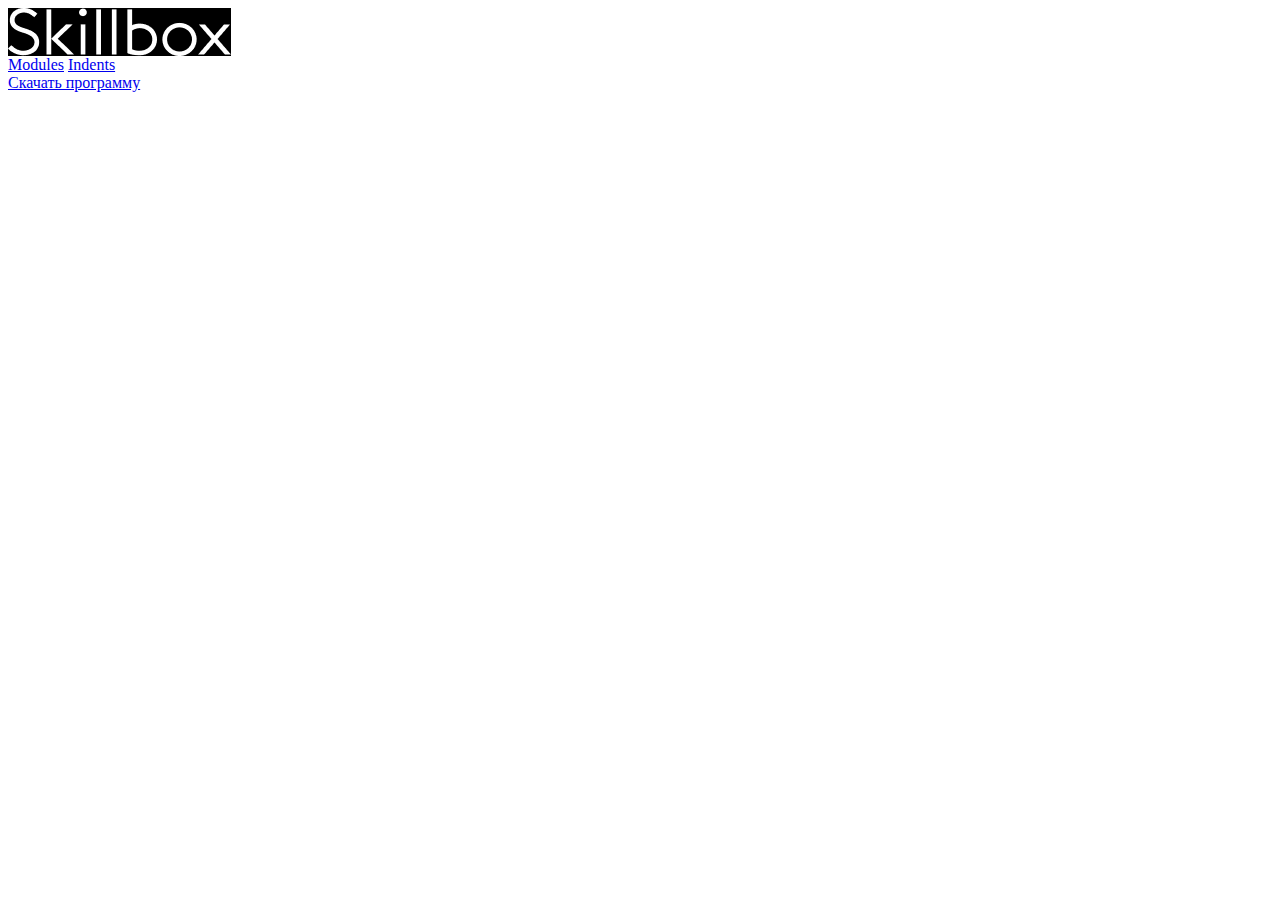
<file: 2_19/index.html>
<!DOCTYPE html>
<html lang="RU">

<head>
  <meta charset="UTF-8">
  <link rel="stylesheet" href="style.css">
  <title>Main</title>
</head>

<body>
  <a class="logo-overlay" href="https://skillbox.ru" target="_blank">
    <img class="logo" src="img/logo-light.png">
  </a>
  <div>
    <a href="modules.html">Modules</a>
    <a href="article.html">Indents</a>
  </div>
    <a class="download" href="skillbox.docx" download>Скачать программу</a>
</body>

</html>
</file>
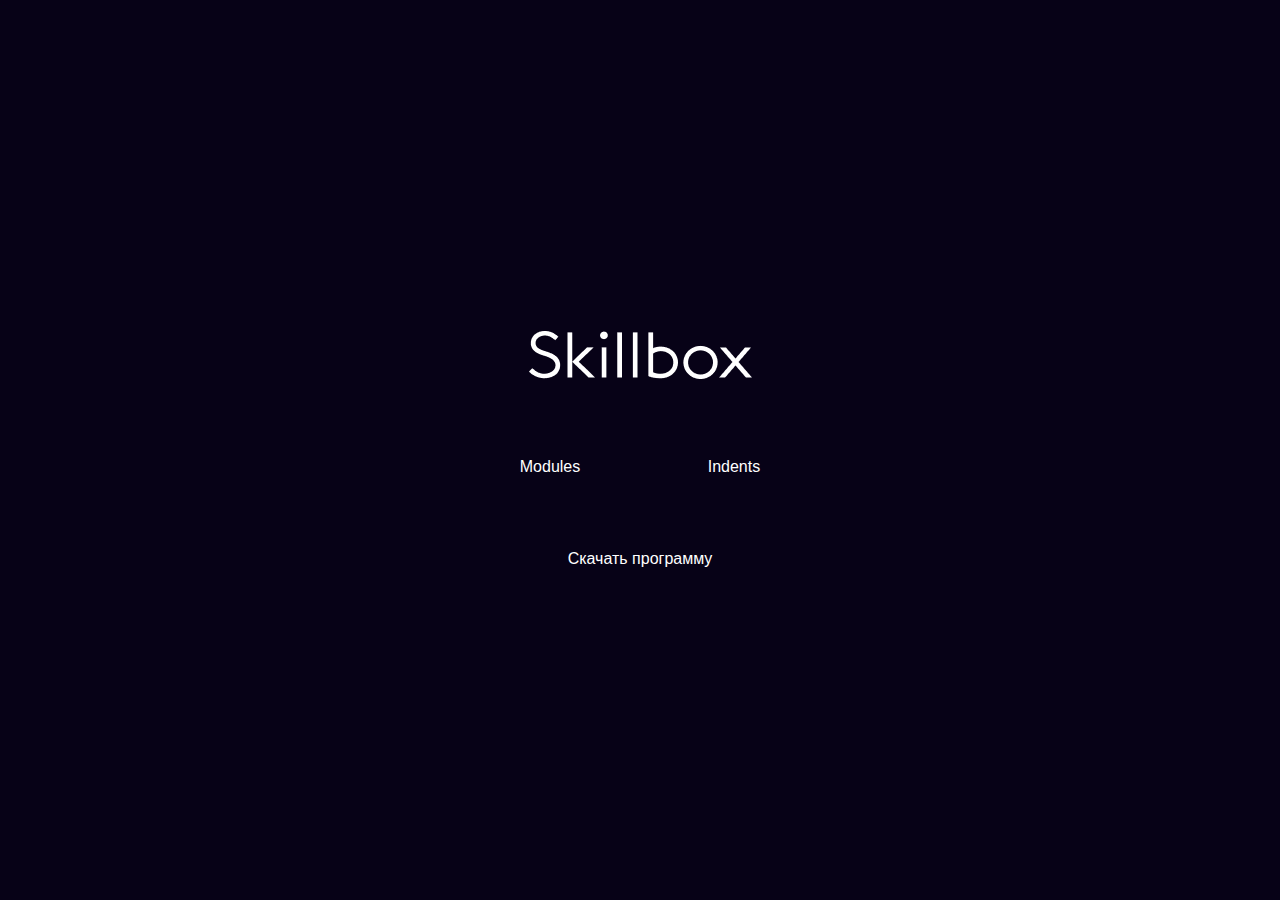
<file: 3_13/index.html>
<!DOCTYPE html>
<html lang="RU">

<head>
  <meta charset="UTF-8">
  <link rel="stylesheet" href="css/normalize.css">
  <link rel="stylesheet" href="css/style.css">
  <title>Main</title>
</head>

<body>
  <div class="main-content">
    <a class="logo-overlay" href="https://skillbox.ru" target="_blank">
      <img class="logo" src="img/logo-light.png">
    </a>
    <div class="content">
      <a class="link" href="modules.html">Modules</a>
      <a class="link" href="article.html">Indents</a>
    </div>
      <a class="download" href="skillbox.docx" download>Скачать программу</a>
  </div>
</body>

</html>
</file>
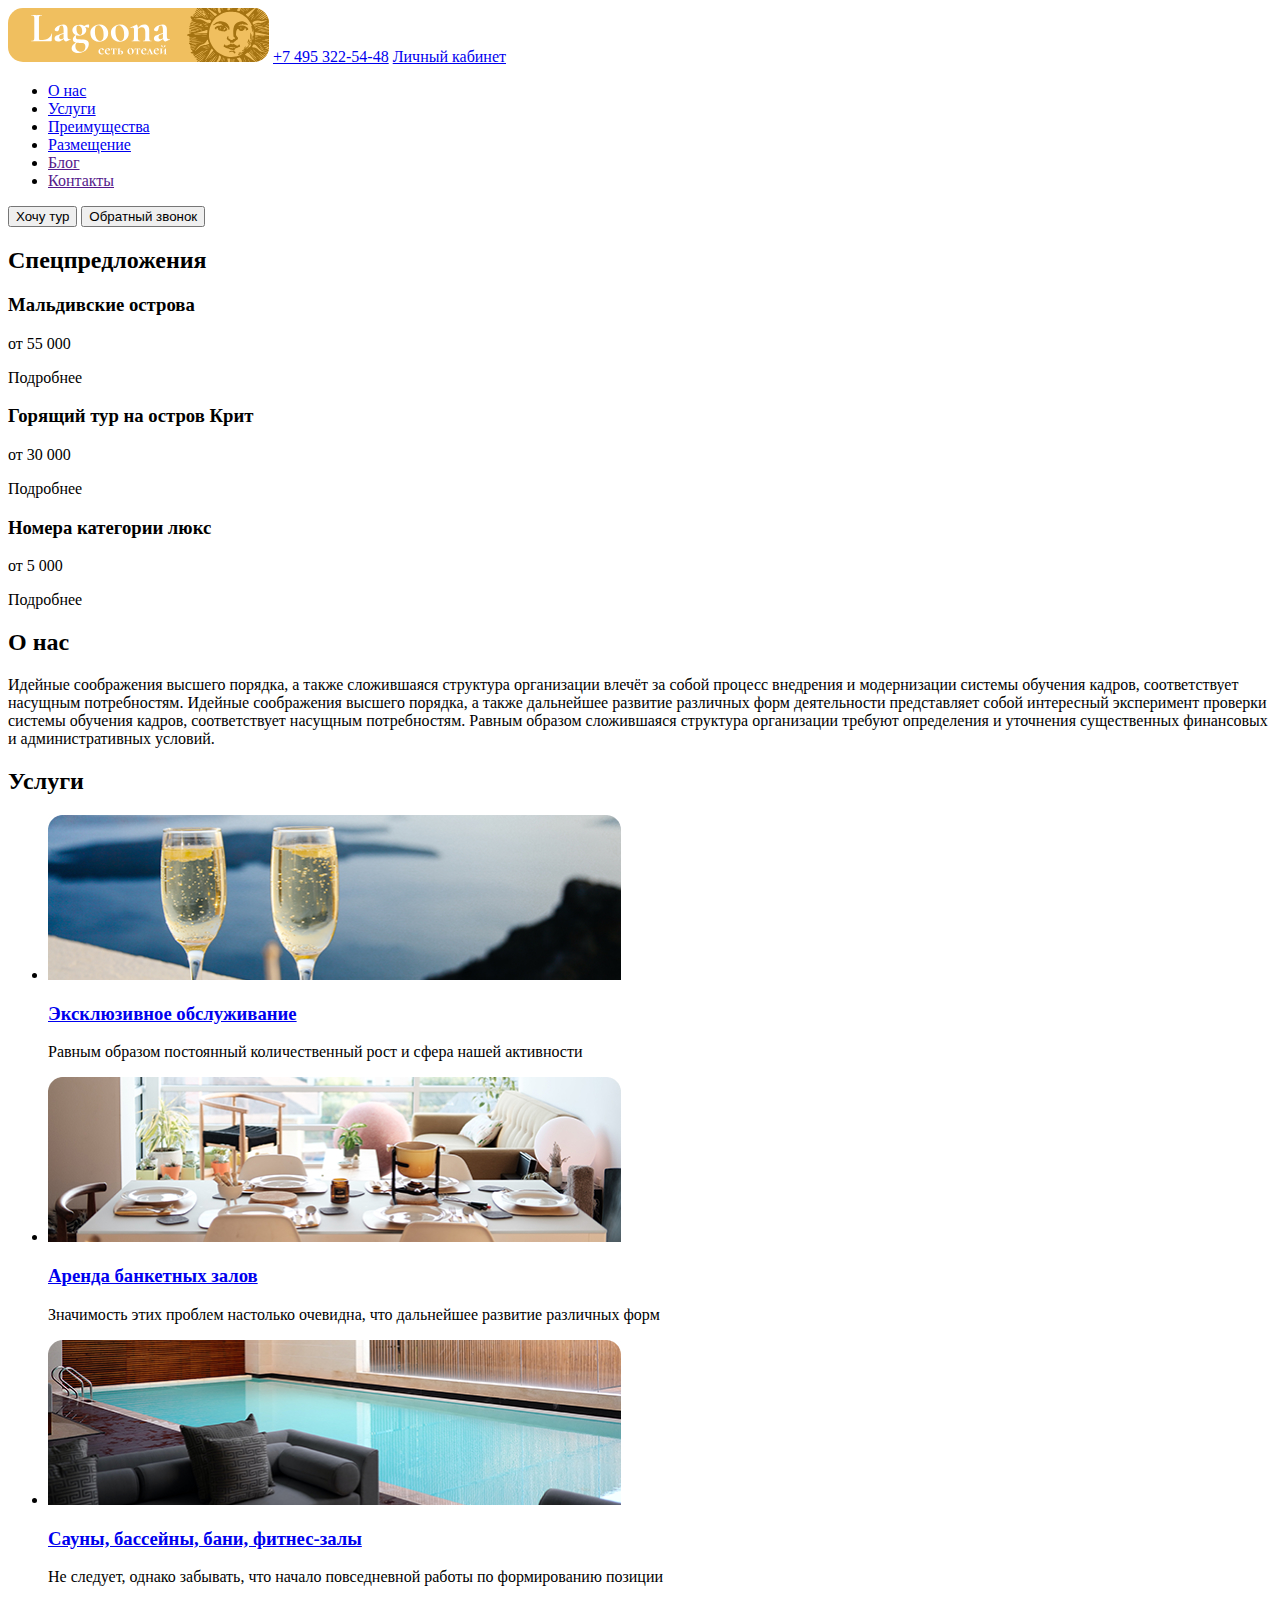
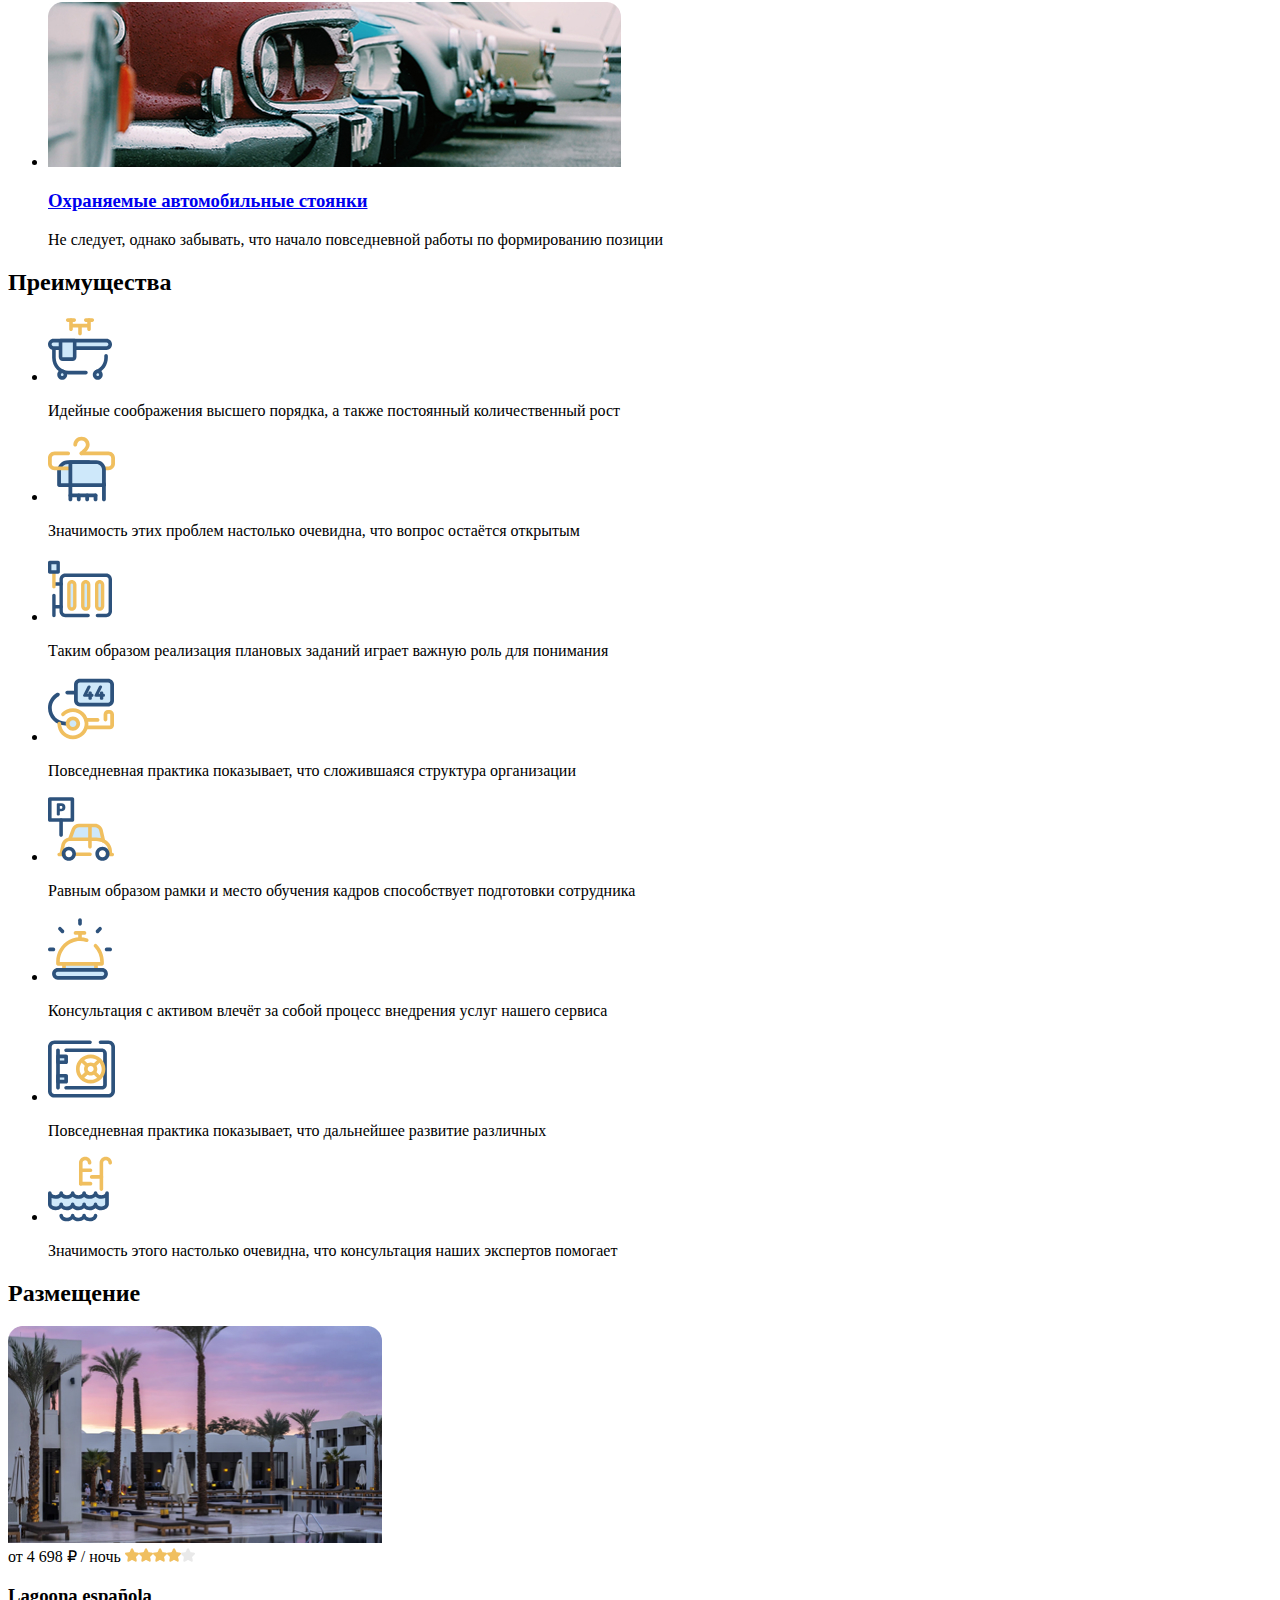
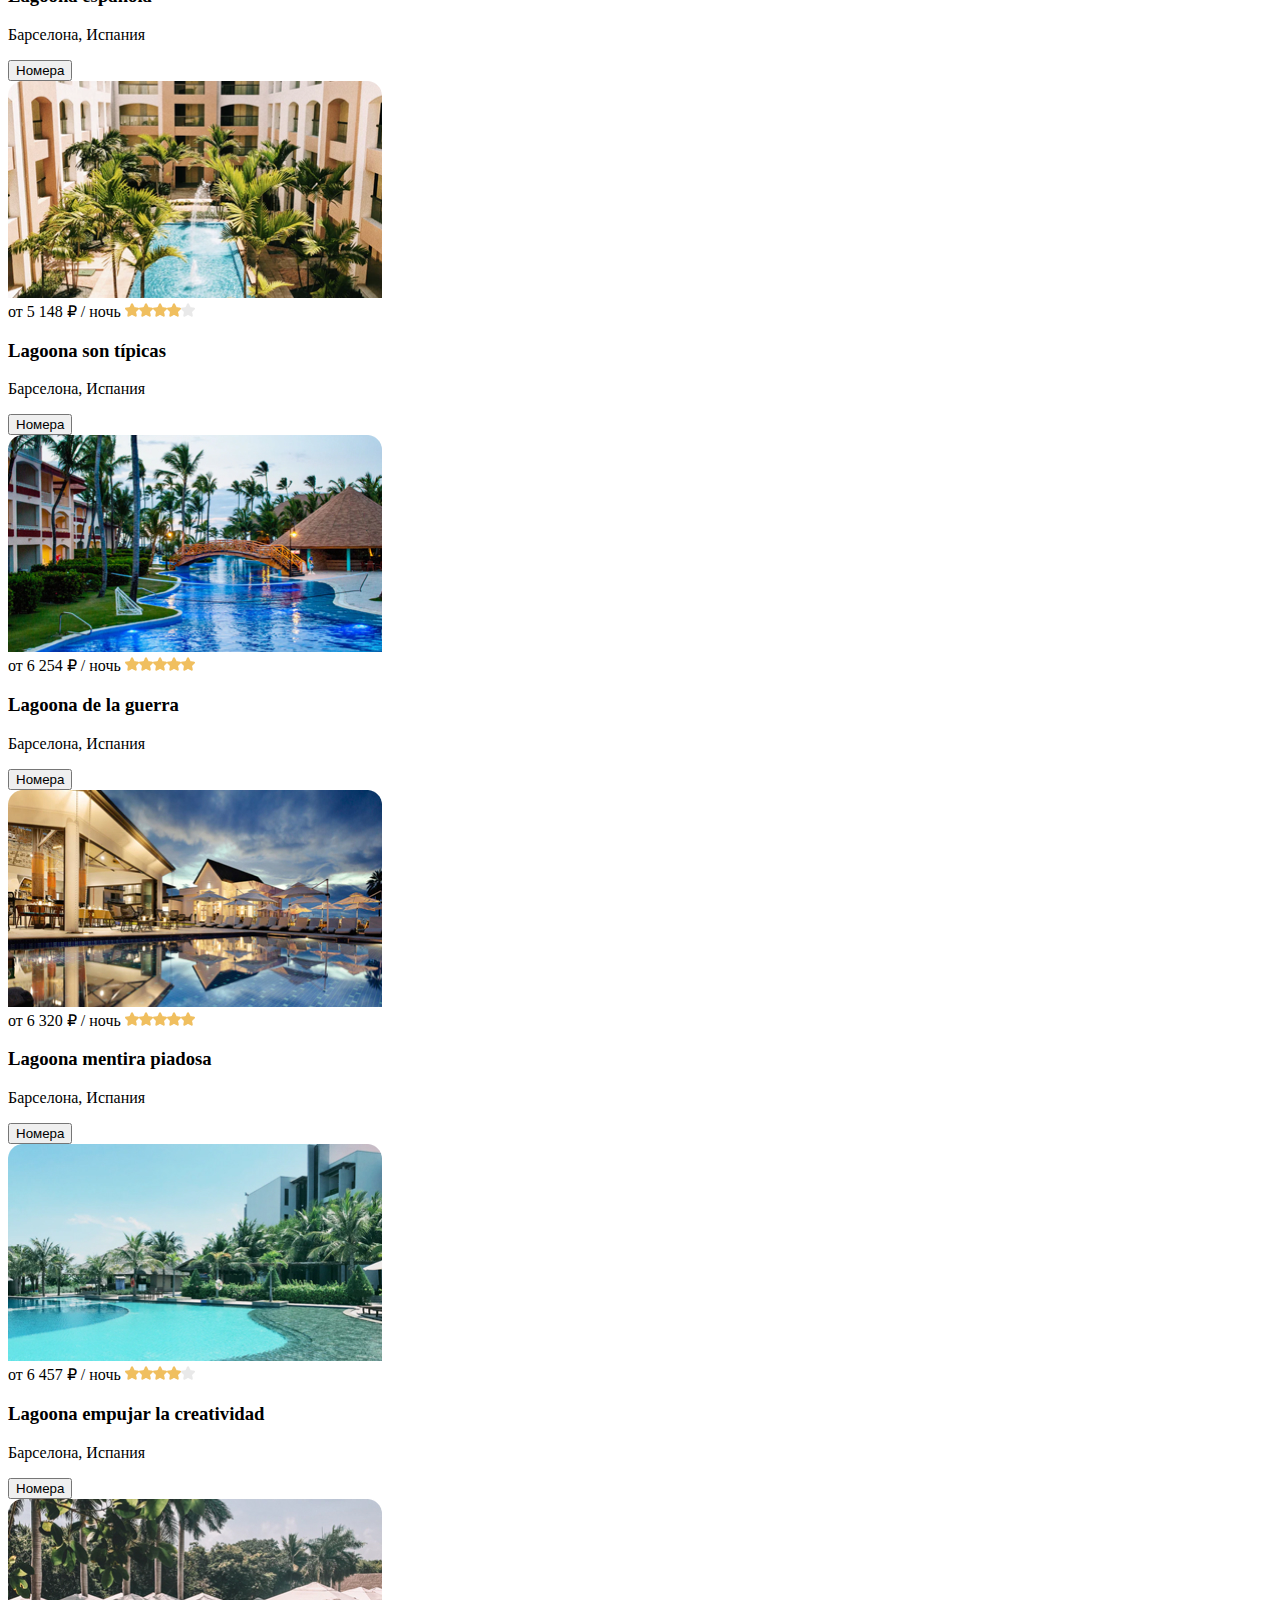
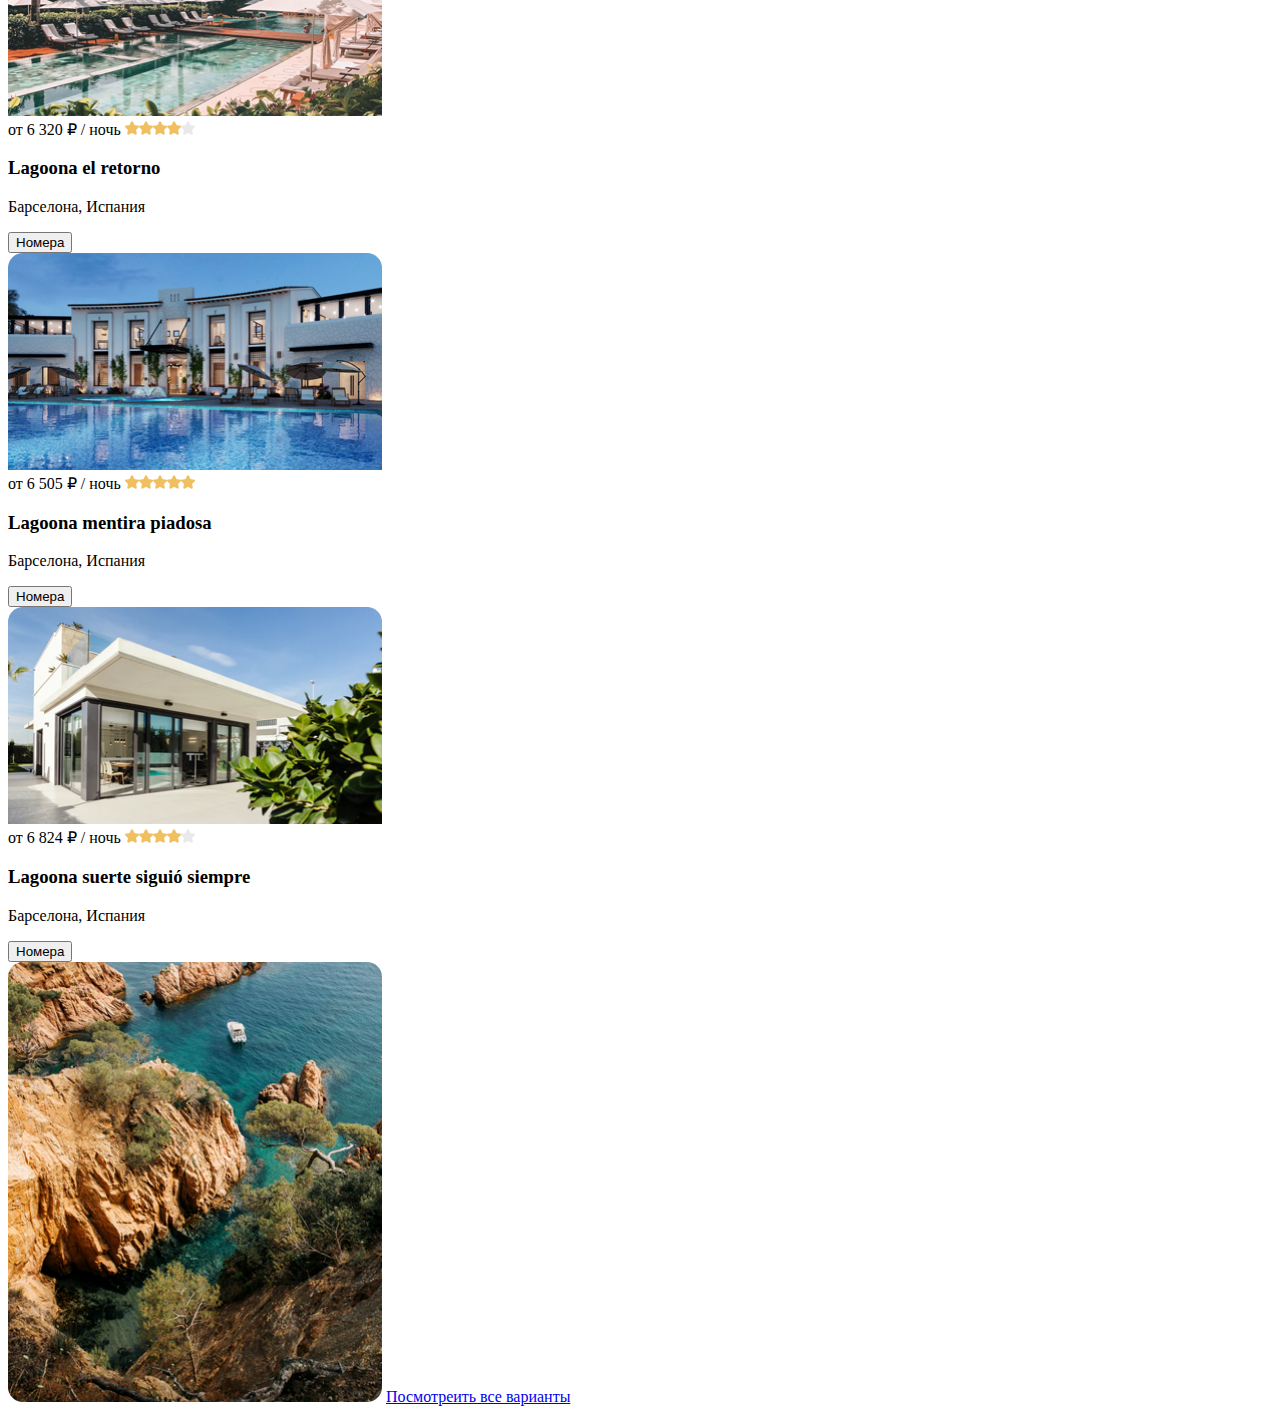
<file: hotels/index.html>
<!DOCTYPE html>
<html lang="en">
<head>
  <meta charset="UTF-8">
  <meta name="viewport" content="width=device-width, initial-scale=1.0">
  <title>Document</title>
</head>
<body>
  <header class="header">
    <div class="container">
      <div class="header-top">
        <img src="img/logo.svg" alt="Логотип сети отелей Lagoona" class="logo">
        <a href="tel:+74953225448" class="header-tel">+7 495 322-54-48</a>
        <a href="#" class="privat-link">Личный кабинет</a>
      </div>
      <div class="header-bottom">
        <nav class="menu">
          <ul>
            <li class="menu-item">
              <a href="#about" class="menu-link">О нас</a>
            </li>
            <li class="menu-item">
              <a href="#services" class="menu-link">Услуги</a>
            </li>
            <li class="menu-item">
              <a href="#opp" class="menu-link">Преимущества</a>
            </li>
            <li class="menu-item">
              <a href="#placement" class="menu-link">Размещение</a>
            </li>
            <li class="menu-item">
              <a href="" class="menu-link">Блог</a>
            </li>
            <li class="menu-item">
              <a href="" class="menu-link">Контакты</a>
            </li>
          </ul>
        </nav>
        <div class="buttons">
          <button class="btn header-btn">Хочу тур</button>
          <button class="btn header-btn">Обратный звонок</button>
        </div>
      </div>
    </div>
  </header>

  <main class="main">
    <section id="special" class="special">
      <div class="container">
        <h2 class="sub-title">Спецпредложения</h2>
        <div class="special-items">
          <div class="special-items-group">
            <article class="special-item">
              <h3 class="special-item-title">Мальдивские острова</h3>
              <p class="special-item-price">от 55 000</p>
              <span class="special-item-link">Подробнее</span>
            </article>
            <article class="special-item">
              <h3 class="special-item-title">Горящий тур на остров Крит</h3>
              <p class="special-item-price">от 30 000</p>
              <span class="special-item-link">Подробнее</span>
            </article>
          </div>
          <article class="special-item">
            <h3 class="special-item-title-big">Номера категории люкс</h3>
            <p class="special-item-price-big">от 5 000</p>
            <span class="special-item-link">Подробнее</span>
          </article>
        </div>
      </div>
    </section>
    <section id="about" class="about">
      <div class="container">
        <h2 class="sub-title">О нас</h2>
        <p class="about-txt">
          Идейные соображения высшего порядка, а также сложившаяся структура организации влечёт за собой процесс внедрения и модернизации системы обучения кадров, соответствует насущным потребностям. Идейные соображения высшего порядка, а также дальнейшее развитие различных форм деятельности представляет собой интересный эксперимент проверки системы обучения кадров, соответствует насущным потребностям. Равным образом сложившаяся структура организации требуют определения и уточнения существенных финансовых
          и административных условий.
        </p>
      </div>
    </section>
    <section id="services" class="services">
      <div class="container">
        <h2 class="sub-title">Услуги</h2>
        <ul class="services-items">
          <li class="services-item">
            <img src="img/serv-1.jpg" alt="Эксклюзивное обслуживание" class="services-img">
            <h3 class="services-title">
              <a href="#" class="services-link">Эксклюзивное обслуживание</a>
            </h3>
            <p class="services-txt">
              Равным образом постоянный количественный рост и сфера нашей активности
            </p>
          </li>
          <li class="services-item">
            <img src="img/serv-2.jpg" alt="Аренда банкетных залов" class="services-img">
             <h3 class="services-title">
               <a href="#" class="services-link">Аренда банкетных залов</a>
             </h3>
            <p class="services-txt">
              Значимость этих проблем настолько очевидна, что дальнейшее развитие различных форм
            </p>
          </li>
          <li class="services-item">
            <img src="img/serv-3.jpg" alt="Сауны, бассейны, бани, фитнес-залы" class="services-img">
            <h3 class="services-title">
              <a href="#" class="services-link">Сауны, бассейны, бани, фитнес-залы</a>
            </h3>
            <p class="services-txt">
              Не следует, однако забывать, что начало повседневной работы по формированию позиции
            </p>
          </li>
          <li class="services-item">
            <img src="img/serv-4.jpg" alt="Охраняемые автомобильные стоянки" class="services-img">
            <h3 class="services-title">
              <a href="#" class="services-link">Охраняемые автомобильные стоянки</a>
            </h3>
            <p class="services-txt">
              Не следует, однако забывать, что начало повседневной работы по формированию позиции
            </p>
          </li>
        </ul>
      </div>
    </section>
    <section id="opp" class="opp">
      <div class="container">
        <h2 class="sub-title">Преимущества</h2>
        <ul class="opp-list">
          <li class="opp-list-item">
            <svg width="64px" height="66px">
              <image xlink:href="img/opp-1.svg" />
            </svg>
            <p class="opp-txt">
              Идейные соображения высшего порядка, а также постоянный количественный рост
            </p>
          </li>
          <li class="opp-list-item">
            <svg width="67px" height="66px">
              <image xlink:href="img/opp-2.svg" />
            </svg>
            <p class="opp-txt">
              Значимость этих проблем настолько очевидна, что вопрос остаётся открытым
            </p>
          </li>
          <li class="opp-list-item">
            <svg width="64px" height="66px">
              <image xlink:href="img/opp-3.svg" />
            </svg>
            <p class="opp-txt">
              Таким образом реализация плановых заданий играет важную роль для понимания
            </p>
          </li>
          <li class="opp-list-item">
            <svg width="66px" height="66px">
              <image xlink:href="img/opp-4.svg" />
            </svg>
            <p class="opp-txt">
              Повседневная практика показывает, что сложившаяся структура организации
            </p>
          </li>
          <li class="opp-list-item">
            <svg width="66px" height="66px">
              <image xlink:href="img/opp-5.svg" />
            </svg>
            <p class="opp-txt">
              Равным образом рамки и место обучения кадров способствует подготовки сотрудника
            </p>
          </li>
          <li class="opp-list-item">
            <svg width="64px" height="66px">
              <image xlink:href="img/opp-6.svg" />
            </svg>
            <p class="opp-txt">
              Консультация с активом влечёт за собой процесс внедрения услуг нашего сервиса
            </p>
          </li>
          <li class="opp-list-item">
            <svg width="67px" height="66px">
              <image xlink:href="img/opp-7.svg" />
            </svg>
            <p class="opp-txt">
              Повседневная практика показывает, что дальнейшее развитие различных 
            </p>
          </li>
          <li class="opp-list-item">
            <svg width="64px" height="66px">
              <image xlink:href="img/opp-8.svg" />
            </svg>
            <p class="opp-txt">
              Значимость этого настолько очевидна, что консультация наших экспертов помогает
            </p>
          </li>
        </ul>
      </div>
    </section>
    <section id="placement" class="placement">
      <div class="container">
        <h2 class="sub-title">Размещение</h2>
        <li class="placement-item pl-1">
          <img src="img/pl-1.jpg" alt="Lagoona española" class="placement-img">
          <div class="placement-top">
            <span class="placement-price">от 4 698 ₽ / ночь</span>
            <span class="placement-rating"><img src="img/star-full.png" alt="Rating 4 stars" class="rating-star"><img src="img/star-full.png" alt="" class="rating-star"><img src="img/star-full.png" alt="" class="rating-star"><img src="img/star-full.png" alt="" class="rating-star"><img src="img/star-empty.png" alt="" class="rating-star"></span>
          </div>
          <h3 class="palcement-name">Lagoona española</h3>
          <p class="placement-place">Барселона, Испания</p>
          <button class="btn placement-btn">Номера</button>
        </li>
        <li class="placement-item pl-2">
          <img src="img/pl-2.png" alt="Lagoona son típicas" class="placement-img">
          <div class="placement-top">
            <span class="placement-price">от 5 148 ₽ / ночь</span>
            <span class="placement-rating"><img src="img/star-full.png" alt="Rating 4 stars" class="rating-star"><img src="img/star-full.png" alt="" class="rating-star"><img src="img/star-full.png" alt="" class="rating-star"><img src="img/star-full.png" alt="" class="rating-star"><img src="img/star-empty.png" alt="" class="rating-star"></span>
          </div>
          <h3 class="palcement-name">Lagoona son típicas</h3>
          <p class="placement-place">Барселона, Испания</p>
          <button class="btn placement-btn">Номера</button>
        </li>
        <li class="placement-item pl-3">
          <img src="img/pl-3.jpg" alt="Lagoona de la guerra" class="placement-img">
          <div class="placement-top">
            <span class="placement-price">от 6 254 ₽ / ночь</span>
            <span class="placement-rating"><img src="img/star-full.png" alt="Rating 5 stars" class="rating-star"><img src="img/star-full.png" alt="" class="rating-star"><img src="img/star-full.png" alt="" class="rating-star"><img src="img/star-full.png" alt="" class="rating-star"><img src="img/star-full.png" alt="" class="rating-star"></span>
          </div>
          <h3 class="palcement-name">Lagoona de la guerra</h3>
          <p class="placement-place">Барселона, Испания</p>
          <button class="btn placement-btn">Номера</button>
        </li>
        <li class="placement-item pl-4">
          <img src="img/pl-4.jpg" alt="Lagoona mentira piadosa" class="placement-img">
          <div class="placement-top">
            <span class="placement-price">от 6 320 ₽ / ночь</span>
            <span class="placement-rating"><img src="img/star-full.png" alt="Rating 5 stars" class="rating-star"><img src="img/star-full.png" alt="" class="rating-star"><img src="img/star-full.png" alt="" class="rating-star"><img src="img/star-full.png" alt="" class="rating-star"><img src="img/star-full.png" alt="" class="rating-star"></span>
          </div>
          <h3 class="palcement-name">Lagoona mentira piadosa</h3>
          <p class="placement-place">Барселона, Испания</p>
          <button class="btn placement-btn">Номера</button>
        </li>
        <li class="placement-item pl-5">
          <img src="img/pl-5.jpg" alt="Lagoona empujar la creatividad" class="placement-img">
          <div class="placement-top">
            <span class="placement-price">от 6 457 ₽ / ночь</span>
            <span class="placement-rating"><img src="img/star-full.png" alt="Rating 4 stars" class="rating-star"><img src="img/star-full.png" alt="" class="rating-star"><img src="img/star-full.png" alt="" class="rating-star"><img src="img/star-full.png" alt="" class="rating-star"><img src="img/star-empty.png" alt="" class="rating-star"></span>
          </div>
          <h3 class="palcement-name">Lagoona empujar la creatividad</h3>
          <p class="placement-place">Барселона, Испания</p>
          <button class="btn placement-btn">Номера</button>
        </li>
        <li class="placement-item pl-6">
          <img src="img/pl-6.jpg" alt="Lagoona el retorno" class="placement-img">
          <div class="placement-top">
            <span class="placement-price">от 6 320 ₽ / ночь</span>
            <span class="placement-rating"><img src="img/star-full.png" alt="Rating 4 stars" class="rating-star"><img src="img/star-full.png" alt="" class="rating-star"><img src="img/star-full.png" alt="" class="rating-star"><img src="img/star-full.png" alt="" class="rating-star"><img src="img/star-empty.png" alt="" class="rating-star"></span>
          </div>
          <h3 class="palcement-name">Lagoona el retorno</h3>
          <p class="placement-place">Барселона, Испания</p>
          <button class="btn placement-btn">Номера</button>
        </li>
        <li class="placement-item pl-7">
          <img src="img/pl-7.jpg" alt="Lagoona mentira piadosa" class="placement-img">
          <div class="placement-top">
            <span class="placement-price">от 6 505 ₽ / ночь</span>
            <span class="placement-rating"><img src="img/star-full.png" alt="Rating 5 stars" class="rating-star"><img src="img/star-full.png" alt="" class="rating-star"><img src="img/star-full.png" alt="" class="rating-star"><img src="img/star-full.png" alt="" class="rating-star"><img src="img/star-full.png" alt="" class="rating-star"></span>
          </div>
          <h3 class="palcement-name">Lagoona mentira piadosa</h3>
          <p class="placement-place">Барселона, Испания</p>
          <button class="btn placement-btn">Номера</button>
        </li>
        <li class="placement-item pl-8">
          <img src="img/pl-8.jpg" alt="Lagoona suerte siguió siempre" class="placement-img">
          <div class="placement-top">
            <span class="placement-price">от 6 824 ₽ / ночь</span>
            <span class="placement-rating"><img src="img/star-full.png" alt="Rating 4 stars" class="rating-star"><img src="img/star-full.png" alt="" class="rating-star"><img src="img/star-full.png" alt="" class="rating-star"><img src="img/star-full.png" alt="" class="rating-star"><img src="img/star-empty.png" alt="" class="rating-star"></span>
          </div>
          <h3 class="palcement-name">Lagoona suerte siguió siempre</h3>
          <p class="placement-place">Барселона, Испания</p>
          <button class="btn placement-btn">Номера</button>
        </li>
        <li class="placement-item placement-last-item">
          <img src="img/pl-9.jpg" alt="Посмотреить все варианты" class="placement-img">
          <a href="#" class="placement-link">Посмотреить все варианты</a>
        </li>
      </div>
    </section>
    <!--<section id="" class="">
      <h2 class="sub-title"></h2>
    </section>
    <section id="" class="">
      <h2 class="sub-title"></h2>
    </section>-->
  </main>
</body>
</html>
</file>
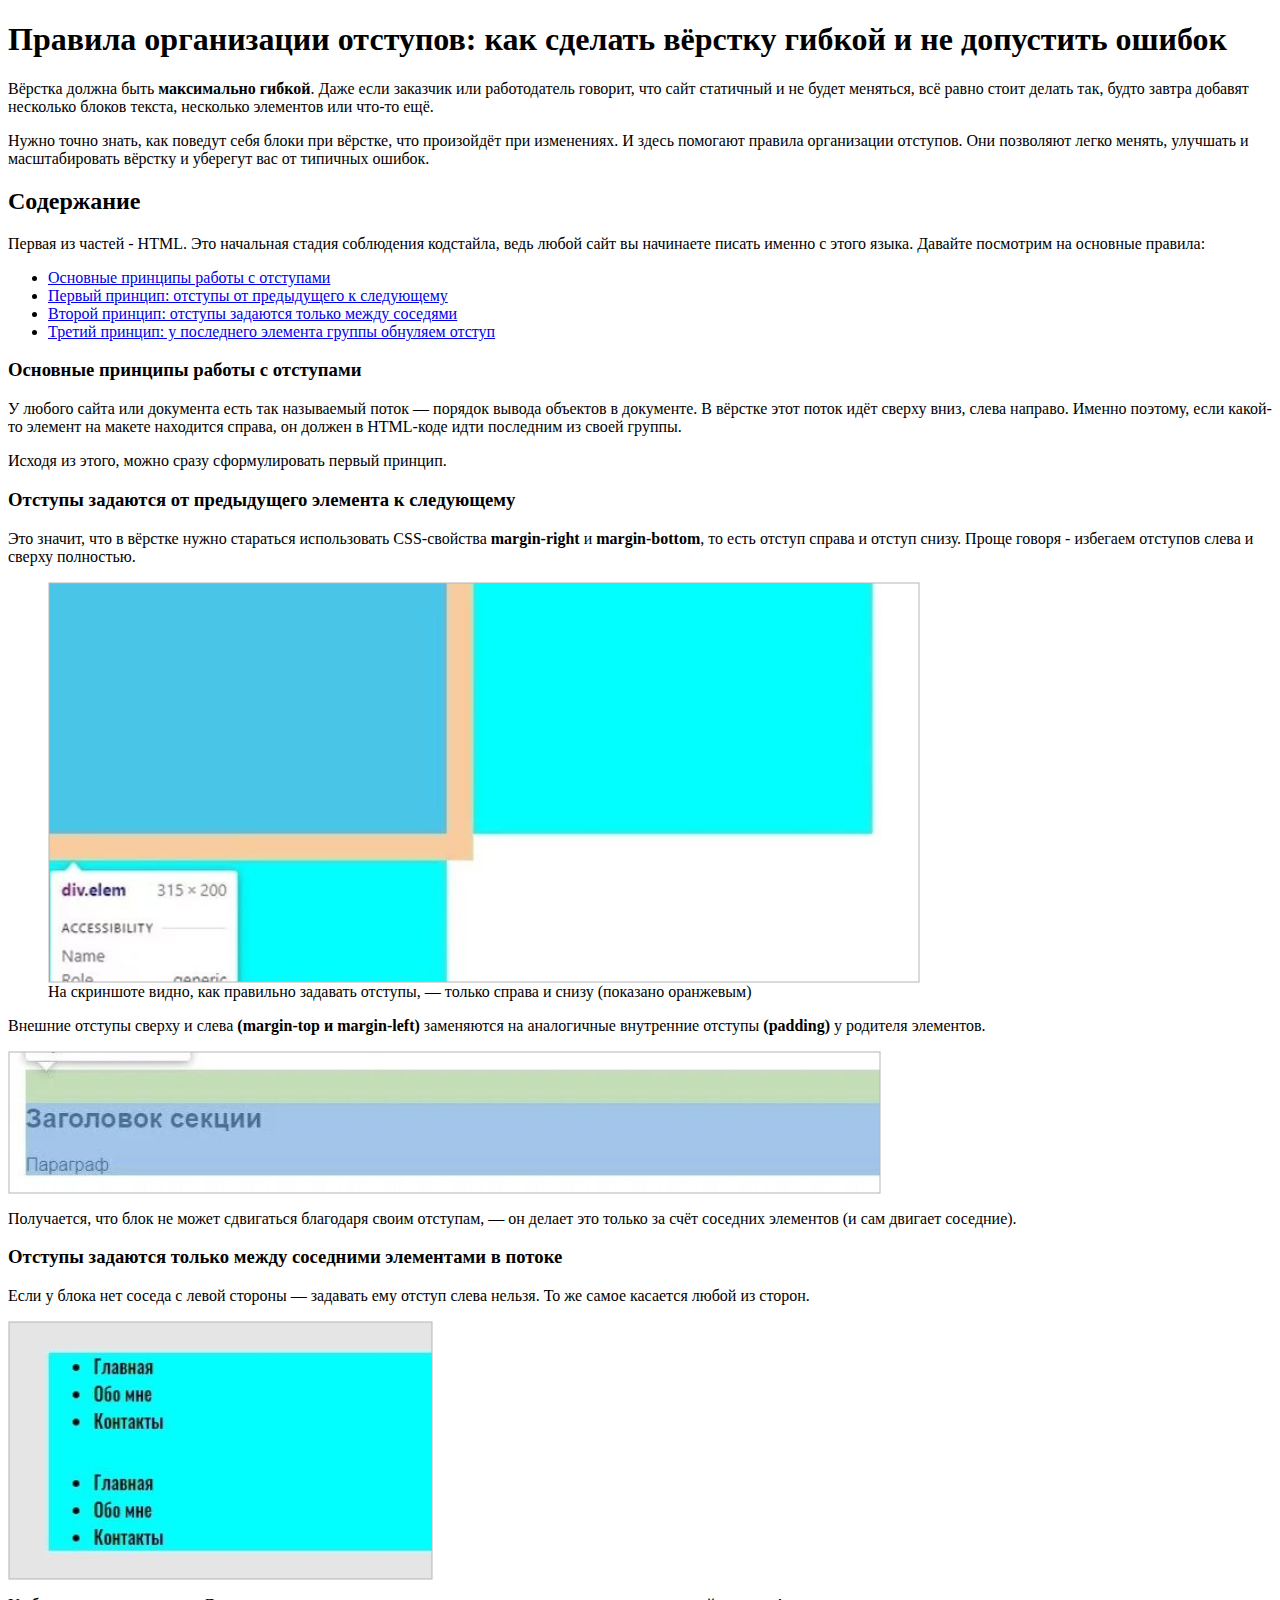
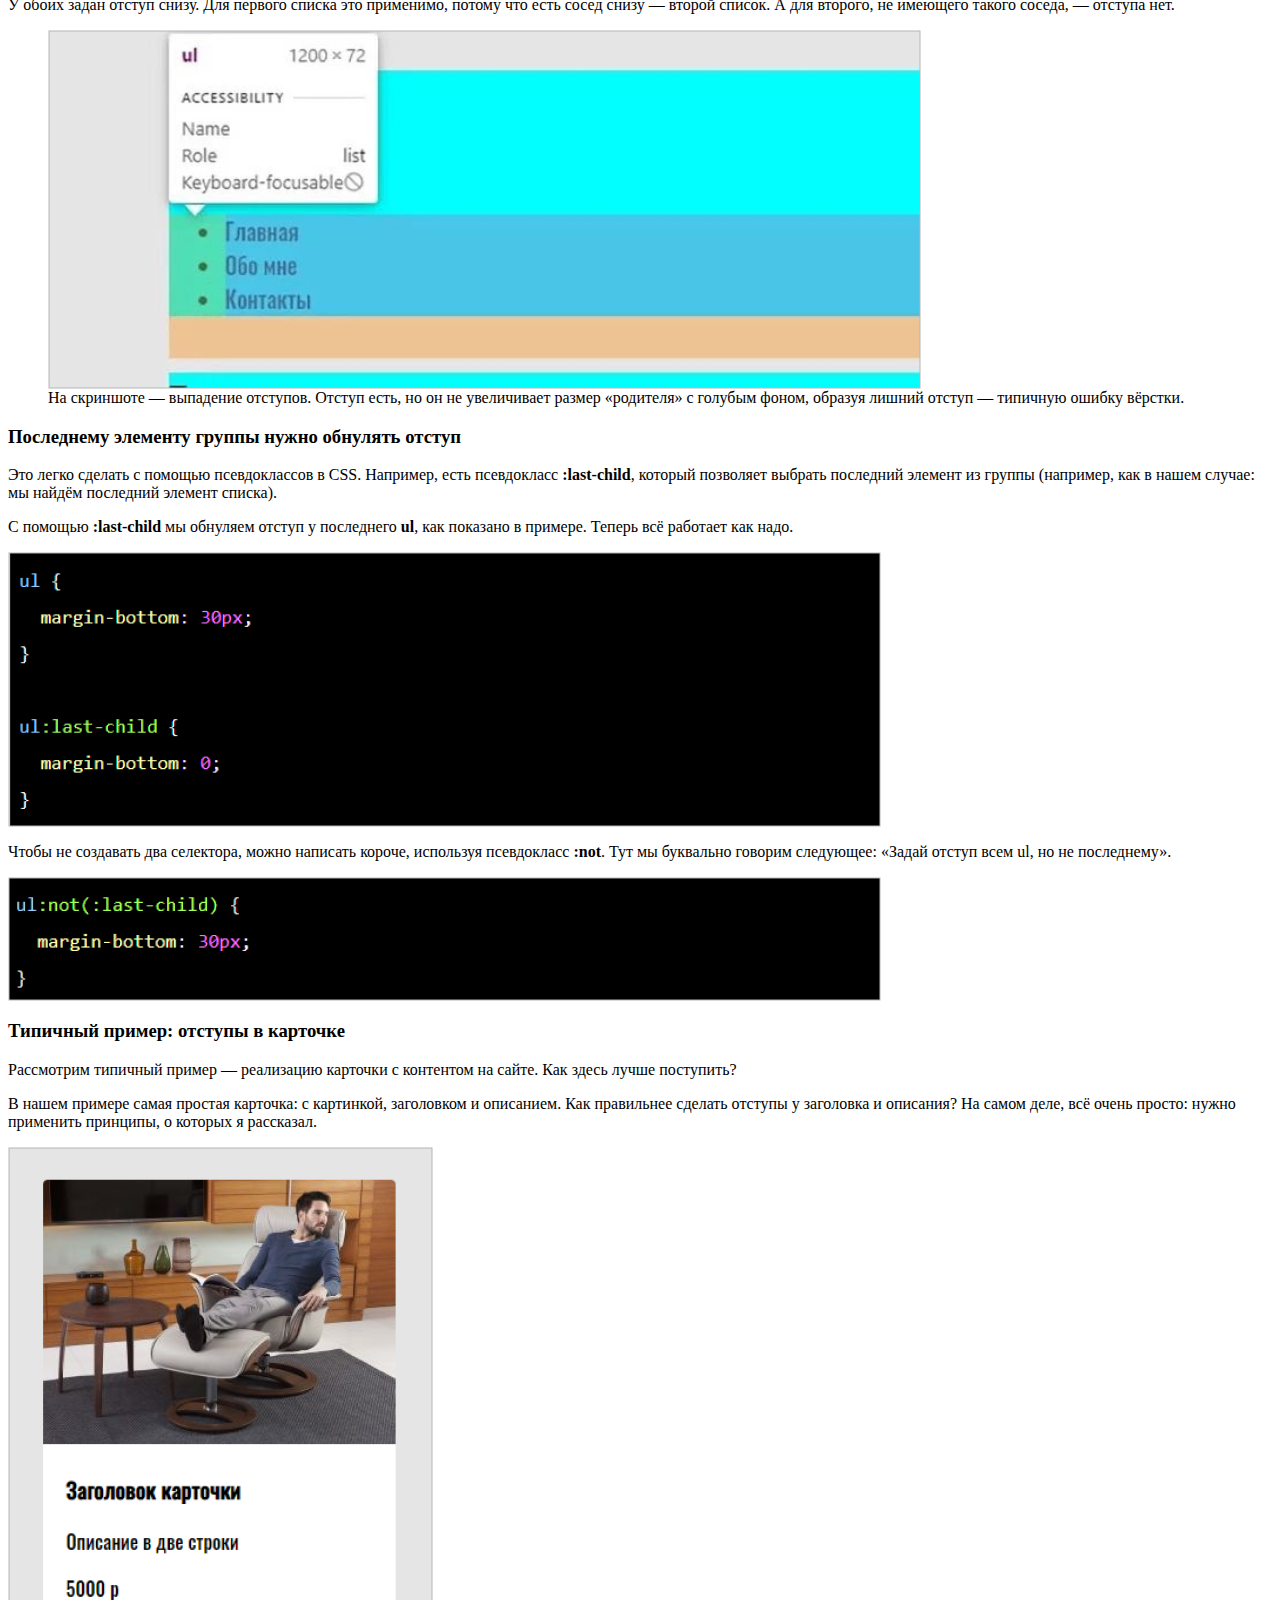
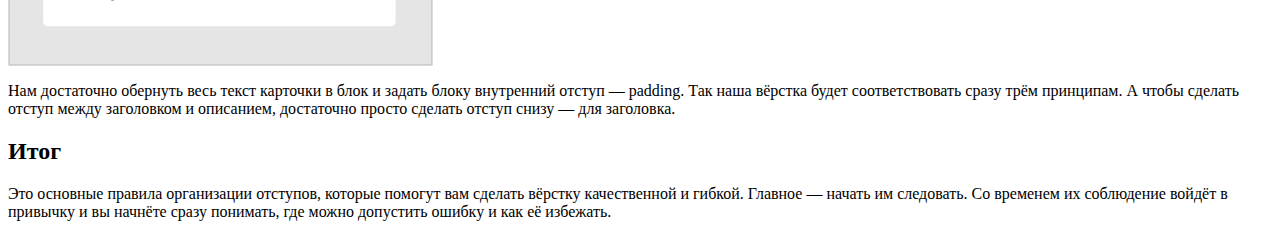
<file: 2_19/article.html>
<!DOCTYPE html>
<html lang="RU">

<head>
  <meta charset="UTF-8">
  <link rel="stylesheet" href="style.css">
  <title>Main</title>
</head>

<body>
  <header>
    <h1>Правила организации отступов: как сделать вёрстку гибкой и не допустить ошибок</h1>
    <p>
      Вёрстка должна быть <b>максимально гибкой</b>. Даже если заказчик или работодатель говорит, что сайт статичный и
      не будет меняться, всё равно стоит делать так, будто завтра добавят несколько блоков текста, несколько элементов
      или что-то ещё.
    </p>
    <p>
      Нужно точно знать, как поведут себя блоки при вёрстке, что произойдёт при изменениях. И здесь помогают правила
      организации отступов. Они позволяют легко менять, улучшать и масштабировать вёрстку и уберегут вас от типичных
      ошибок.
    </p>
    <h2>Содержание</h2>
    <p>
      Первая из частей - HTML. Это начальная стадия соблюдения кодстайла, ведь любой сайт вы начинаете писать именно с
      этого языка. Давайте посмотрим на основные правила:
    </p>
    <ul>
      <li><a href="#0">Основные принципы работы с отступами</a></li>
      <li><a href="#1">Первый принцип: отступы от предыдущего к следующему</a></li>
      <li><a href="#2">Второй принцип: отступы задаются только между соседями</a></li>
      <li><a href="#3">Третий принцип: у последнего элемента группы обнуляем отступ</a></li>
    </ul>
  </header>
  <section id="0">
    <h3>Основные принципы работы с отступами</h3>
    <p>У любого сайта или документа есть так называемый поток — порядок вывода объектов в документе. В вёрстке этот
      поток идёт сверху вниз, слева направо. Именно поэтому, если какой-то элемент на макете находится справа, он должен
      в HTML-коде идти последним из своей группы.</p>
    <p>Исходя из этого, можно сразу сформулировать первый принцип.</p>
  </section>
  <section id="1">
    <h3>Отступы задаются от предыдущего элемента к следующему</h3>
    <p>
      Это значит, что в вёрстке нужно стараться использовать CSS-свойства <strong>margin-right</strong> и
      <strong>margin-bottom</strong>, то есть отступ справа и отступ снизу. Проще говоря - избегаем отступов слева и
      сверху полностью.
    </p>
    <figure>
      <img src="img/1.jpg" alt="1">
      <figcaption>На скриншоте видно, как правильно задавать отступы, — только справа и снизу (показано оранжевым)</figcaption>
    </figure>
    <p>
      Внешние отступы сверху и слева <strong>(margin-top и margin-left)</strong> заменяются на аналогичные внутренние
      отступы <strong>(padding)</strong> у родителя элементов.
    </p>
    <img src="img/2.jpg" alt="2">
    <p>
      Получается, что блок не может сдвигаться благодаря своим отступам, — он делает это только за счёт соседних
      элементов (и сам двигает соседние).
    </p>
  </section>
  <section id="2">
    <h3>Отступы задаются только между соседними элементами в потоке</h3>
    <p>
      Если у блока нет соседа с левой стороны — задавать ему отступ слева нельзя. То же самое касается любой из сторон.
    </p>
    <img src="img/3.jpg" alt="3">
    <p>
      У обоих задан отступ снизу. Для первого списка это применимо, потому что есть сосед снизу — второй список. А для
      второго, не имеющего такого соседа, — отступа нет.
    </p>
    <figure>
      <img src="img/4.jpg" alt="4">
      <caption>На скриншоте — выпадение отступов. Отступ есть, но он не увеличивает размер «родителя» с голубым фоном,
        образуя лишний отступ — типичную ошибку вёрстки.</caption>
    </figure>
  </section>
  <section id="3">
    <h3>Последнему элементу группы нужно обнулять отступ</h3>
    <p>
      Это легко сделать с помощью псевдоклассов в CSS. Например, есть псевдокласс <b>:last-child</b>, который позволяет
      выбрать последний элемент из группы (например, как в нашем случае: мы найдём последний элемент списка).
    </p>
    <p>
      С помощью <b>:last-child</b> мы обнуляем отступ у последнего <b>ul</b>, как показано в примере. Теперь всё
      работает как надо.
    </p>
    <img src="img/5.jpg" alt="5">
    <p>
      Чтобы не создавать два селектора, можно написать короче, используя псевдокласс <b>:not</b>. Тут мы буквально
      говорим следующее: «Задай отступ всем ul, но не последнему».
    </p>
    <img src="img/6.jpg" alt="6">

    <h3>Типичный пример: отступы в карточке</h3>
    <p>
      Рассмотрим типичный пример — реализацию карточки с контентом на сайте. Как здесь лучше поступить?
    </p>
    <p>
      В нашем примере самая простая карточка: с картинкой, заголовком и описанием. Как правильнее сделать отступы у
      заголовка и описания? На самом деле, всё очень просто: нужно применить принципы, о которых я рассказал.
    </p>
    <img src="img/7.jpg" alt="7">
    <p>
      Нам достаточно обернуть весь текст карточки в блок и задать блоку внутренний отступ — padding. Так наша вёрстка
      будет соответствовать сразу трём принципам. А чтобы сделать отступ между заголовком и описанием, достаточно просто
      сделать отступ снизу — для заголовка.
    </p>
  </section>
  <footer>
    <h2>Итог</h2>
    <p>
      Это основные правила организации отступов, которые помогут вам сделать вёрстку качественной и гибкой. Главное —
      начать им следовать. Со временем их соблюдение войдёт в привычку и вы начнёте сразу понимать, где можно допустить
      ошибку и как её избежать.
    </p>
  </footer>
</body>

</html>
</file>
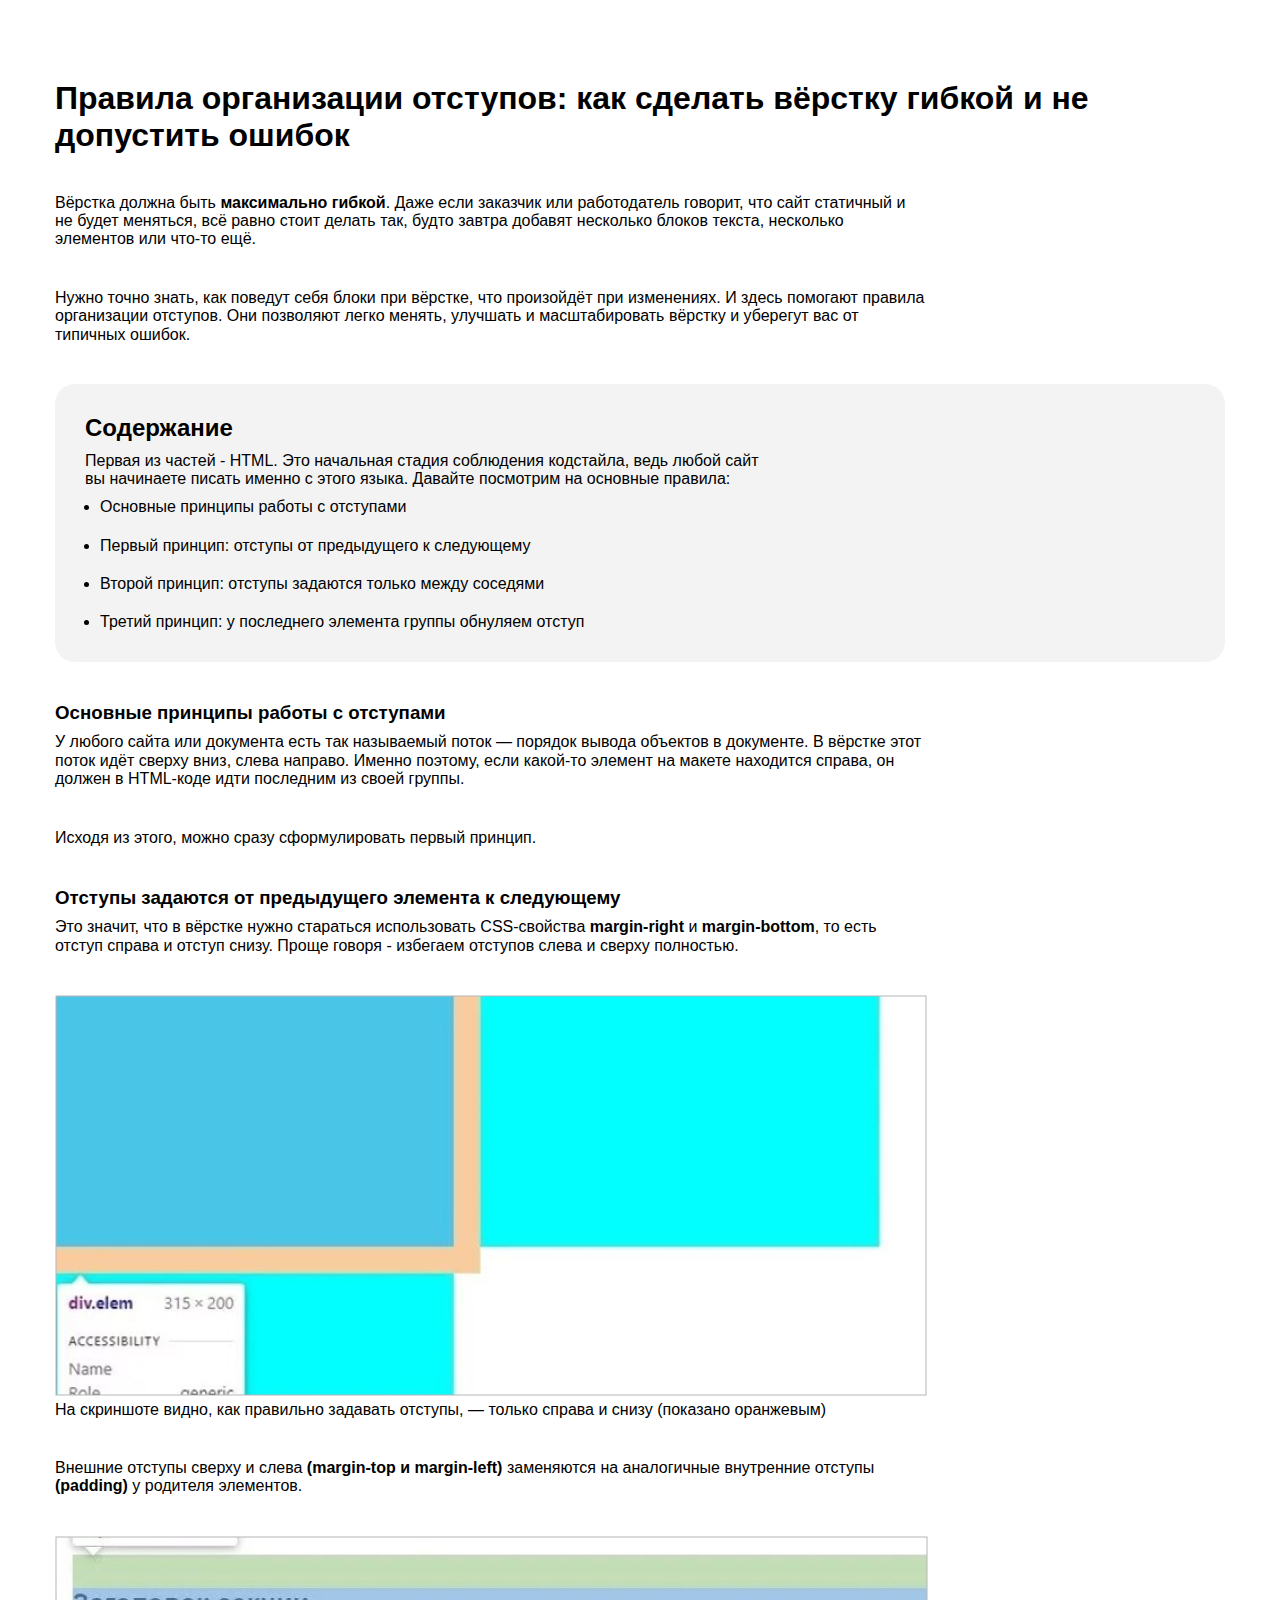
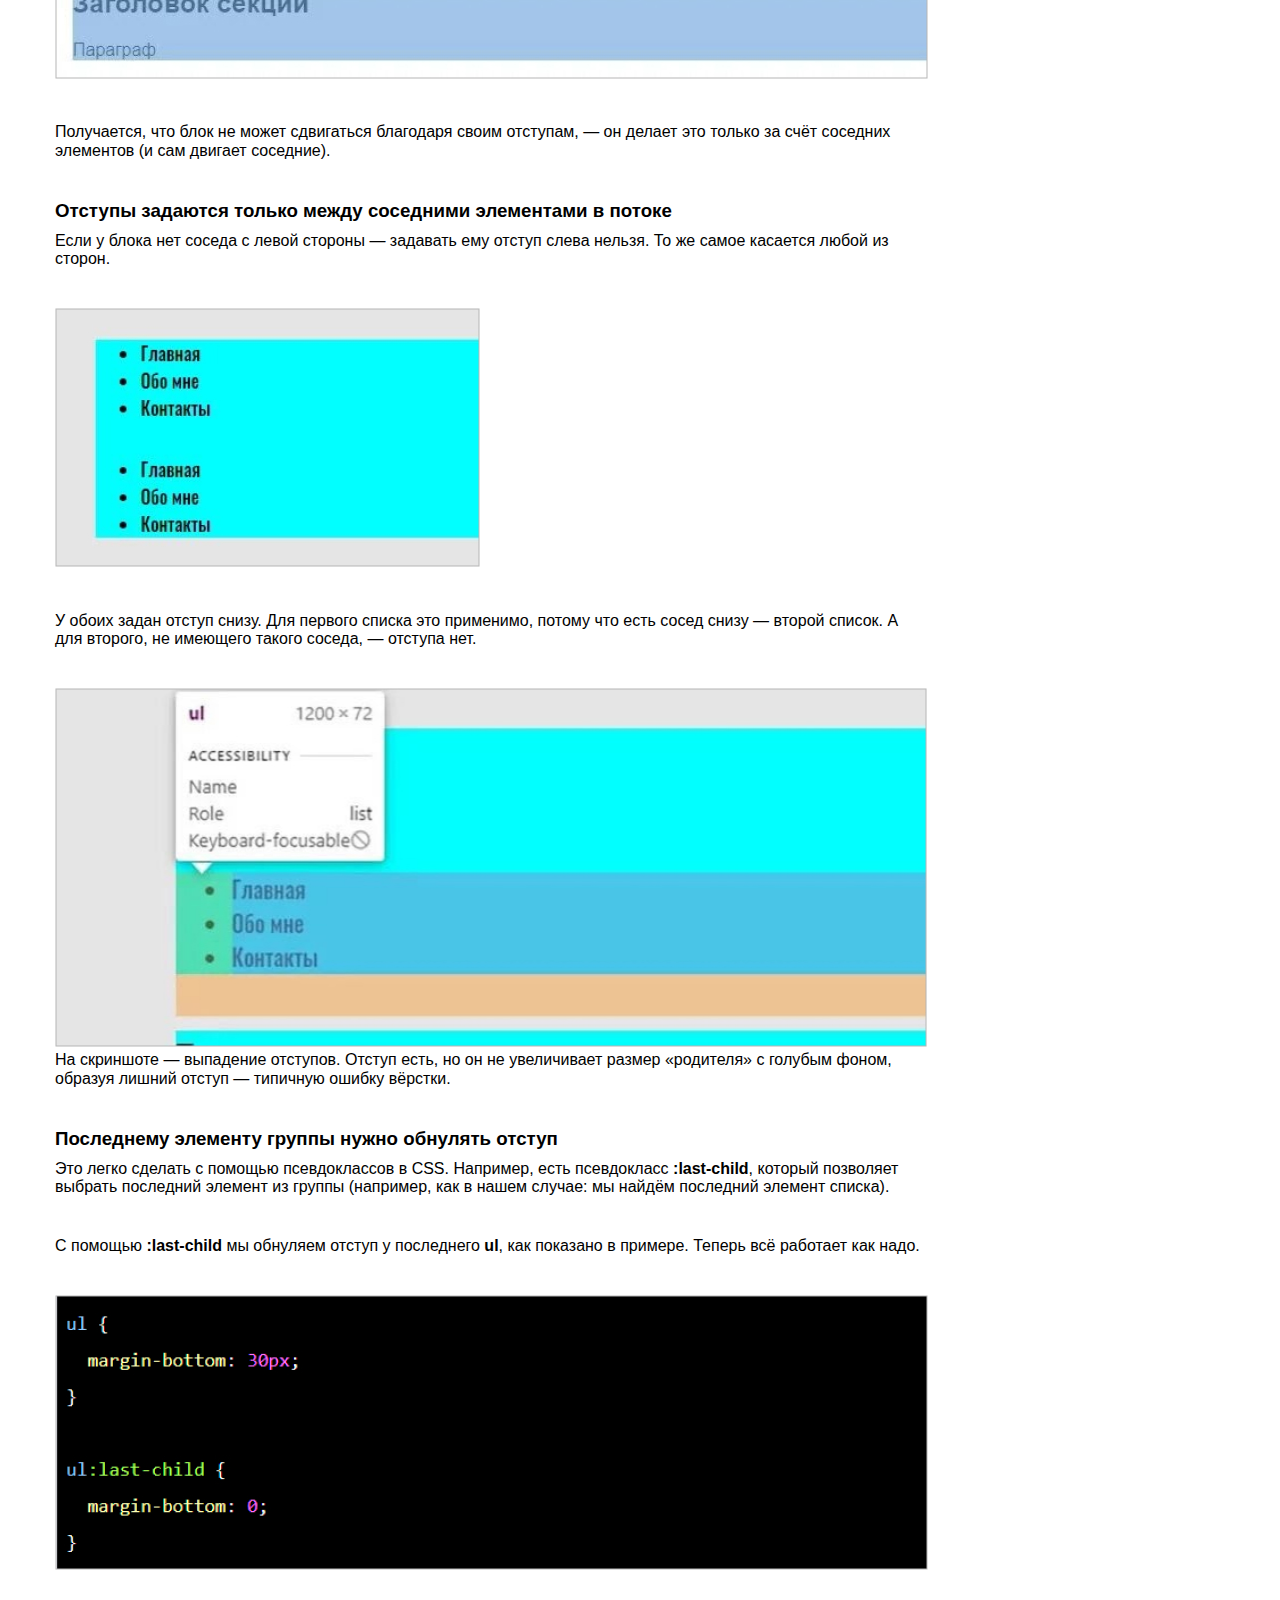
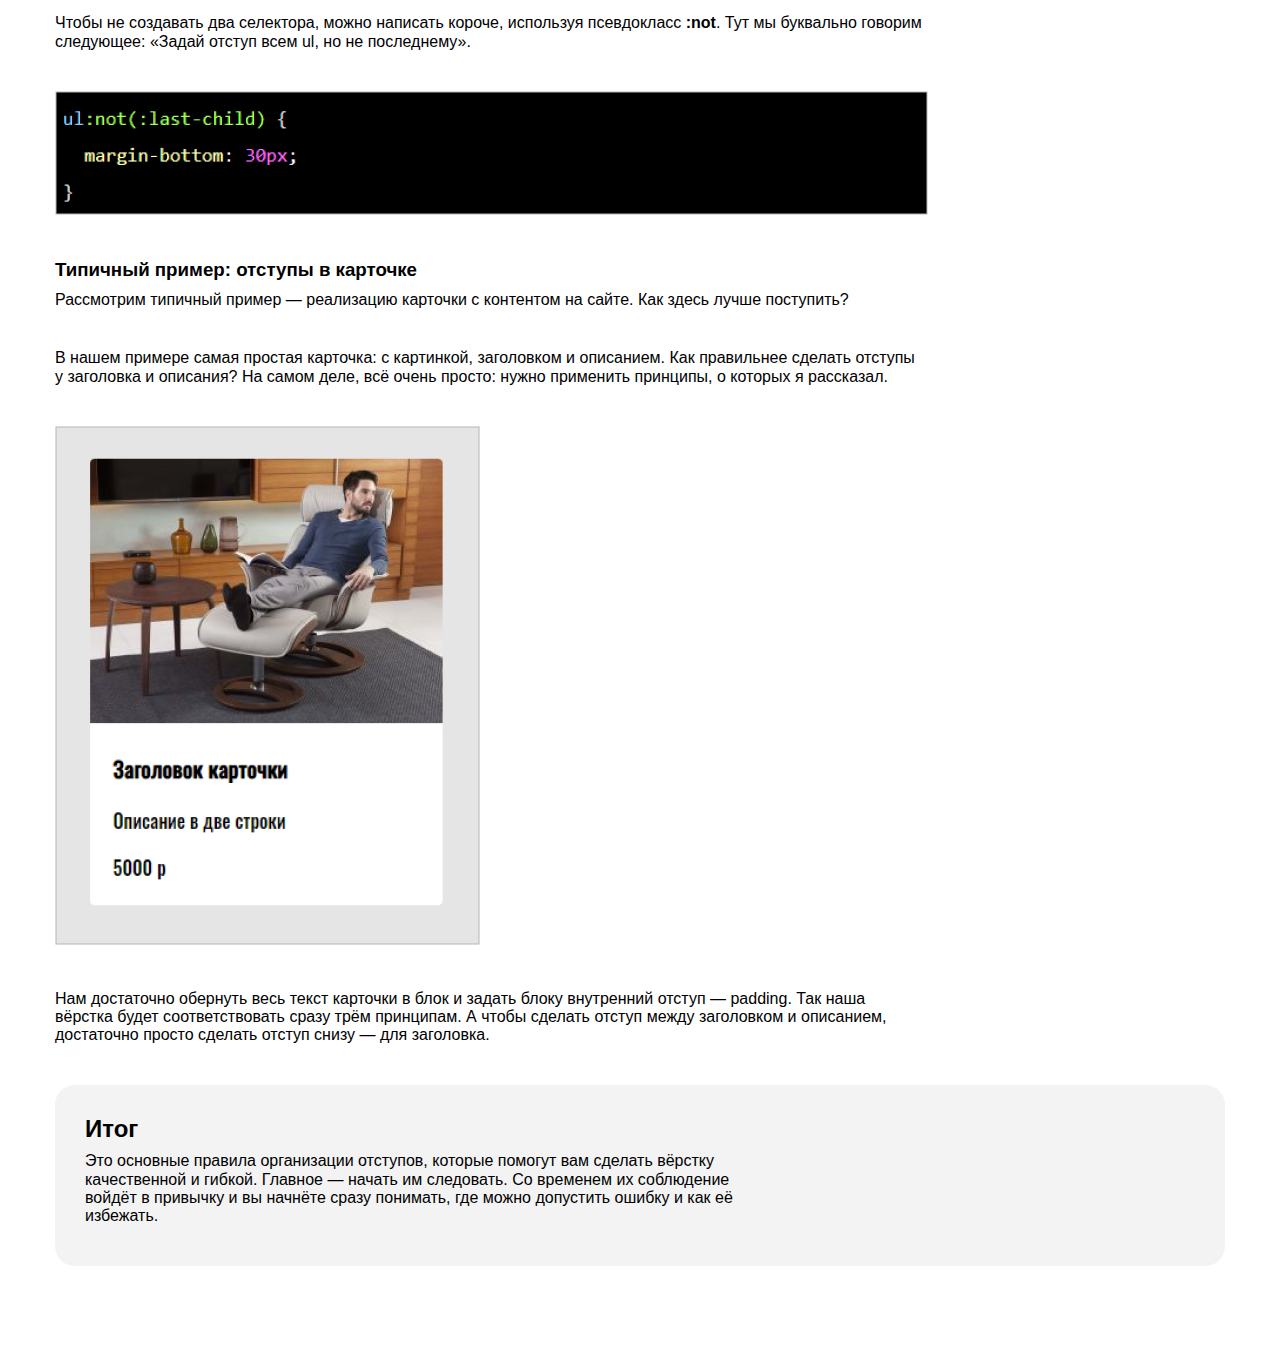
<file: 3_13/article.html>
<!DOCTYPE html>
<html lang="RU">

<head>
  <meta charset="UTF-8">
  <link rel="stylesheet" href="css/normalize.css">
  <link rel="stylesheet" href="css/style.css">
  <title>Main</title>
</head>

<body>
  <div class="container">
    <h1 class="main-title">Правила организации отступов: как сделать вёрстку гибкой и не допустить ошибок</h1>
    <p class="paragraph">
      Вёрстка должна быть <b>максимально гибкой</b>. Даже если заказчик или работодатель говорит, что сайт статичный и
      не будет меняться, всё равно стоит делать так, будто завтра добавят несколько блоков текста, несколько элементов
      или что-то ещё.
    </p>
    <p class="paragraph">
      Нужно точно знать, как поведут себя блоки при вёрстке, что произойдёт при изменениях. И здесь помогают правила
      организации отступов. Они позволяют легко менять, улучшать и масштабировать вёрстку и уберегут вас от типичных
      ошибок.
    </p>
    <div class="gray-bg">
      <h2 class="sub-title">Содержание</h2>
      <p class="paragraph">
        Первая из частей - HTML. Это начальная стадия соблюдения кодстайла, ведь любой сайт вы начинаете писать именно с
        этого языка. Давайте посмотрим на основные правила:
      </p>
      <ul class="menu">
        <li class="menu-el"><a href="#0">Основные принципы работы с отступами</a></li>
        <li class="menu-el"><a href="#1">Первый принцип: отступы от предыдущего к следующему</a></li>
        <li class="menu-el"><a href="#2">Второй принцип: отступы задаются только между соседями</a></li>
        <li class="menu-el"><a href="#3">Третий принцип: у последнего элемента группы обнуляем отступ</a></li>
      </ul>
    </div>
    <section id="0">
      <h3 class="sub-title">Основные принципы работы с отступами</h3>
      <p class="paragraph">У любого сайта или документа есть так называемый поток — порядок вывода объектов в документе. В вёрстке этот
        поток идёт сверху вниз, слева направо. Именно поэтому, если какой-то элемент на макете находится справа, он должен
        в HTML-коде идти последним из своей группы.</p>
      <p class="paragraph">Исходя из этого, можно сразу сформулировать первый принцип.</p>
    </section>
    <section id="1">
      <h3 class="sub-title">Отступы задаются от предыдущего элемента к следующему</h3>
      <p class="paragraph">
        Это значит, что в вёрстке нужно стараться использовать CSS-свойства <strong>margin-right</strong> и
        <strong>margin-bottom</strong>, то есть отступ справа и отступ снизу. Проще говоря - избегаем отступов слева и
        сверху полностью.
      </p>
      <figure class="figure">
        <img class="cotent-img" src="img/1.jpg" alt="1">
        <figcaption>На скриншоте видно, как правильно задавать отступы, — только справа и снизу (показано оранжевым)</figcaption>
      </figure>
      <p class="paragraph">
        Внешние отступы сверху и слева <strong>(margin-top и margin-left)</strong> заменяются на аналогичные внутренние
        отступы <strong>(padding)</strong> у родителя элементов.
      </p>
      <img class="cotent-img" src="img/2.jpg" alt="2">
      <p class="paragraph">
        Получается, что блок не может сдвигаться благодаря своим отступам, — он делает это только за счёт соседних
        элементов (и сам двигает соседние).
      </p>
    </section>
    <section id="2">
      <h3 class="sub-title">Отступы задаются только между соседними элементами в потоке</h3>
      <p class="paragraph">
        Если у блока нет соседа с левой стороны — задавать ему отступ слева нельзя. То же самое касается любой из сторон.
      </p>
      <img class="cotent-img" src="img/3.jpg" alt="3">
      <p class="paragraph">
        У обоих задан отступ снизу. Для первого списка это применимо, потому что есть сосед снизу — второй список. А для
        второго, не имеющего такого соседа, — отступа нет.
      </p>
      <figure class="figure">
        <img class="cotent-img" src="img/4.jpg" alt="4">
        <caption>На скриншоте — выпадение отступов. Отступ есть, но он не увеличивает размер «родителя» с голубым фоном,
          образуя лишний отступ — типичную ошибку вёрстки.</caption>
      </figure>
    </section>
    <section id="3">
      <h3 class="sub-title">Последнему элементу группы нужно обнулять отступ</h3>
      <p class="paragraph">
        Это легко сделать с помощью псевдоклассов в CSS. Например, есть псевдокласс <b>:last-child</b>, который позволяет
        выбрать последний элемент из группы (например, как в нашем случае: мы найдём последний элемент списка).
      </p>
      <p class="paragraph">
        С помощью <b>:last-child</b> мы обнуляем отступ у последнего <b>ul</b>, как показано в примере. Теперь всё
        работает как надо.
      </p>
      <img class="cotent-img" src="img/5.jpg" alt="5">
      <p class="paragraph">
        Чтобы не создавать два селектора, можно написать короче, используя псевдокласс <b>:not</b>. Тут мы буквально
        говорим следующее: «Задай отступ всем ul, но не последнему».
      </p>
      <img class="cotent-img" src="img/6.jpg" alt="6">

      <h3 class="sub-title">Типичный пример: отступы в карточке</h3>
      <p class="paragraph">
        Рассмотрим типичный пример — реализацию карточки с контентом на сайте. Как здесь лучше поступить?
      </p>
      <p class="paragraph">
        В нашем примере самая простая карточка: с картинкой, заголовком и описанием. Как правильнее сделать отступы у
        заголовка и описания? На самом деле, всё очень просто: нужно применить принципы, о которых я рассказал.
      </p>
      <img class="cotent-img" src="img/7.jpg" alt="7">
      <p class="paragraph">
        Нам достаточно обернуть весь текст карточки в блок и задать блоку внутренний отступ — padding. Так наша вёрстка
        будет соответствовать сразу трём принципам. А чтобы сделать отступ между заголовком и описанием, достаточно просто
        сделать отступ снизу — для заголовка.
      </p>
    </section>
    <div class="gray-bg">
      <h2 class="sub-title">Итог</h2>
      <p class="paragraph">
        Это основные правила организации отступов, которые помогут вам сделать вёрстку качественной и гибкой. Главное —
        начать им следовать. Со временем их соблюдение войдёт в привычку и вы начнёте сразу понимать, где можно допустить
        ошибку и как её избежать.
      </p>
    </div>
  </div>
</body>

</html>
</file>
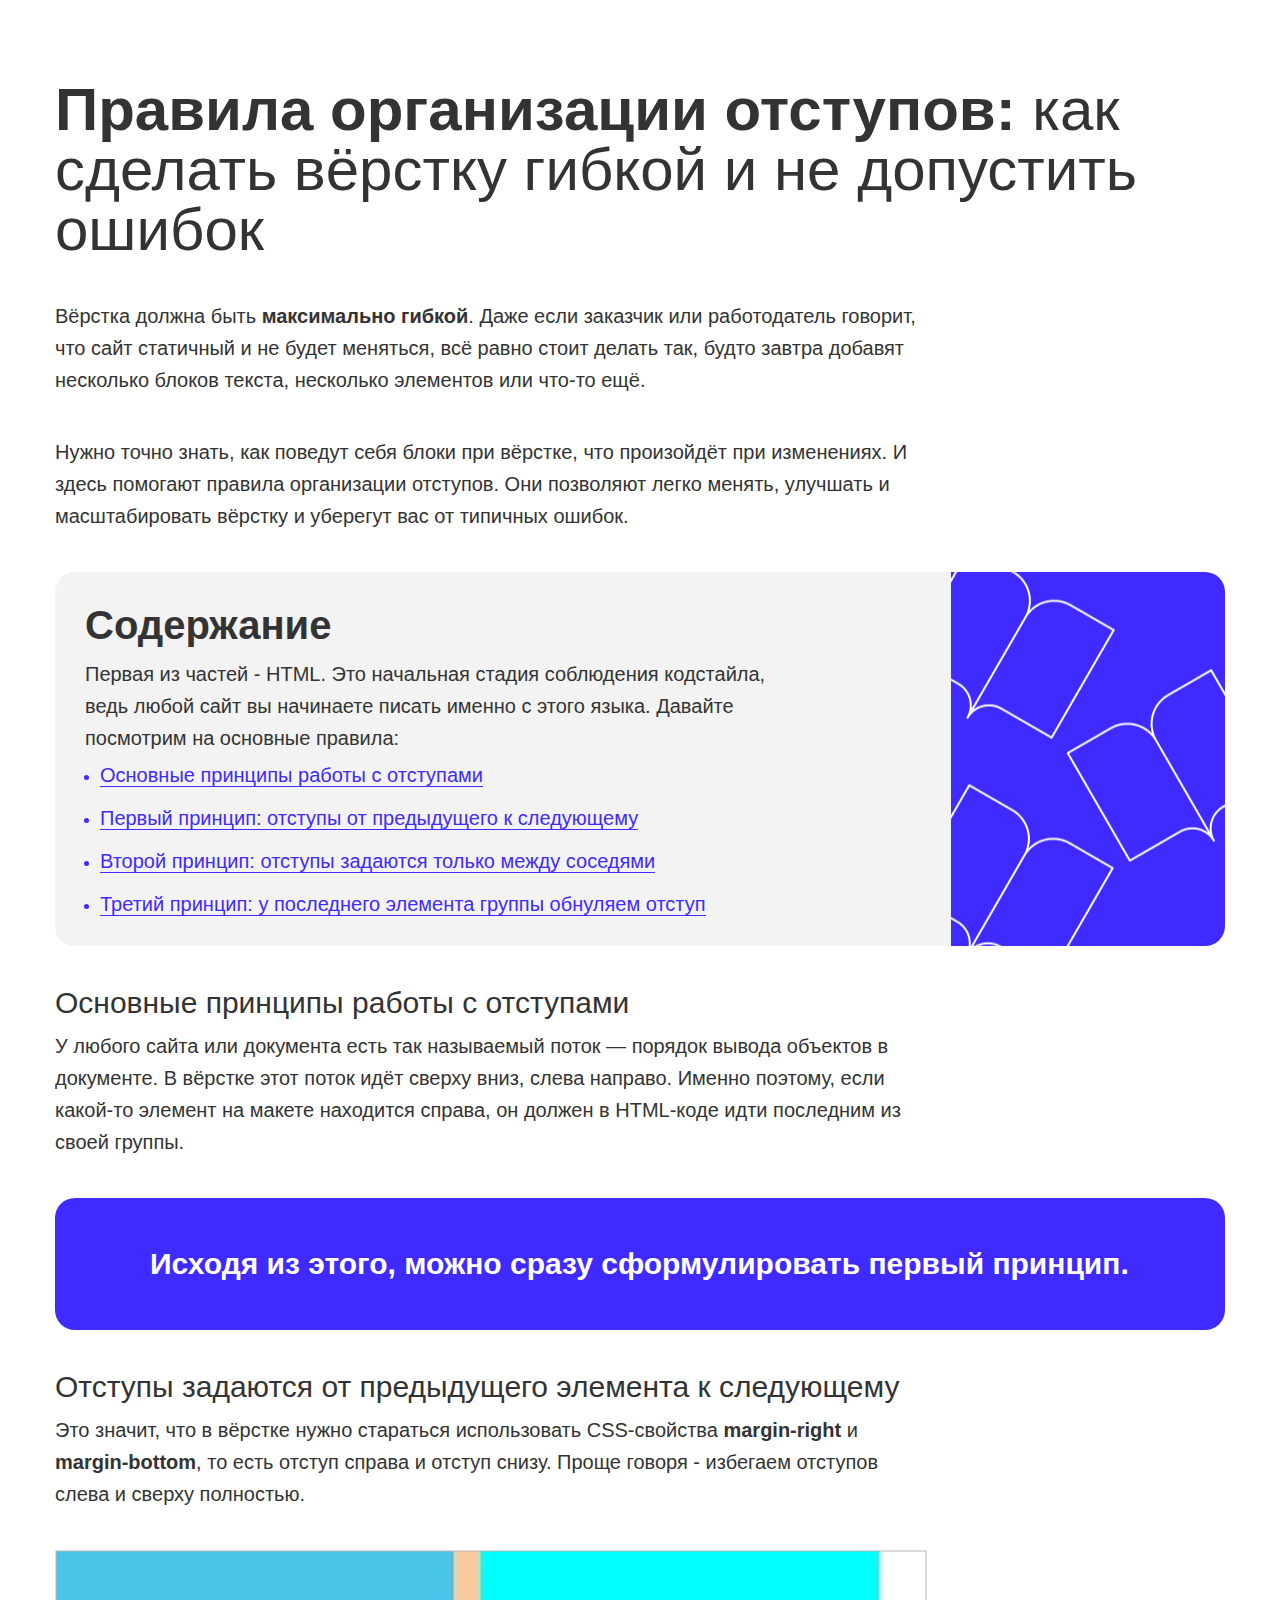
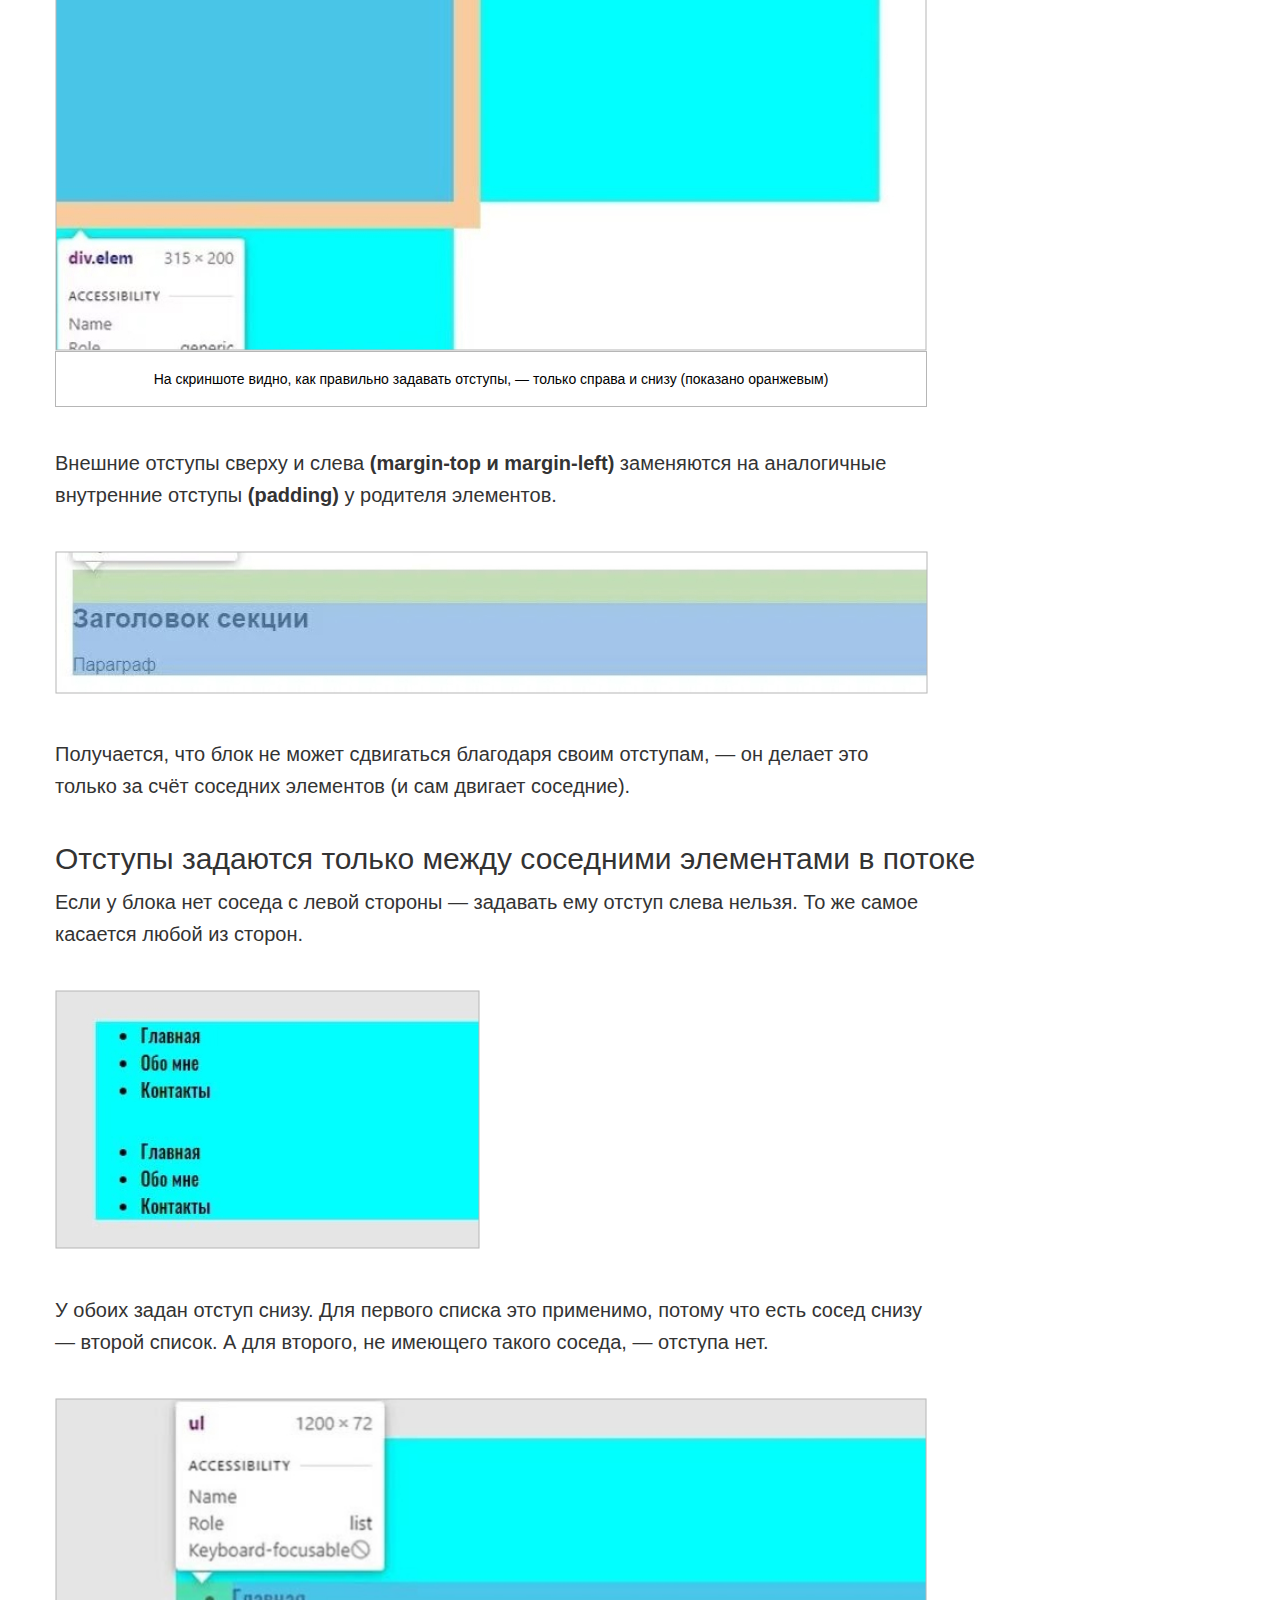
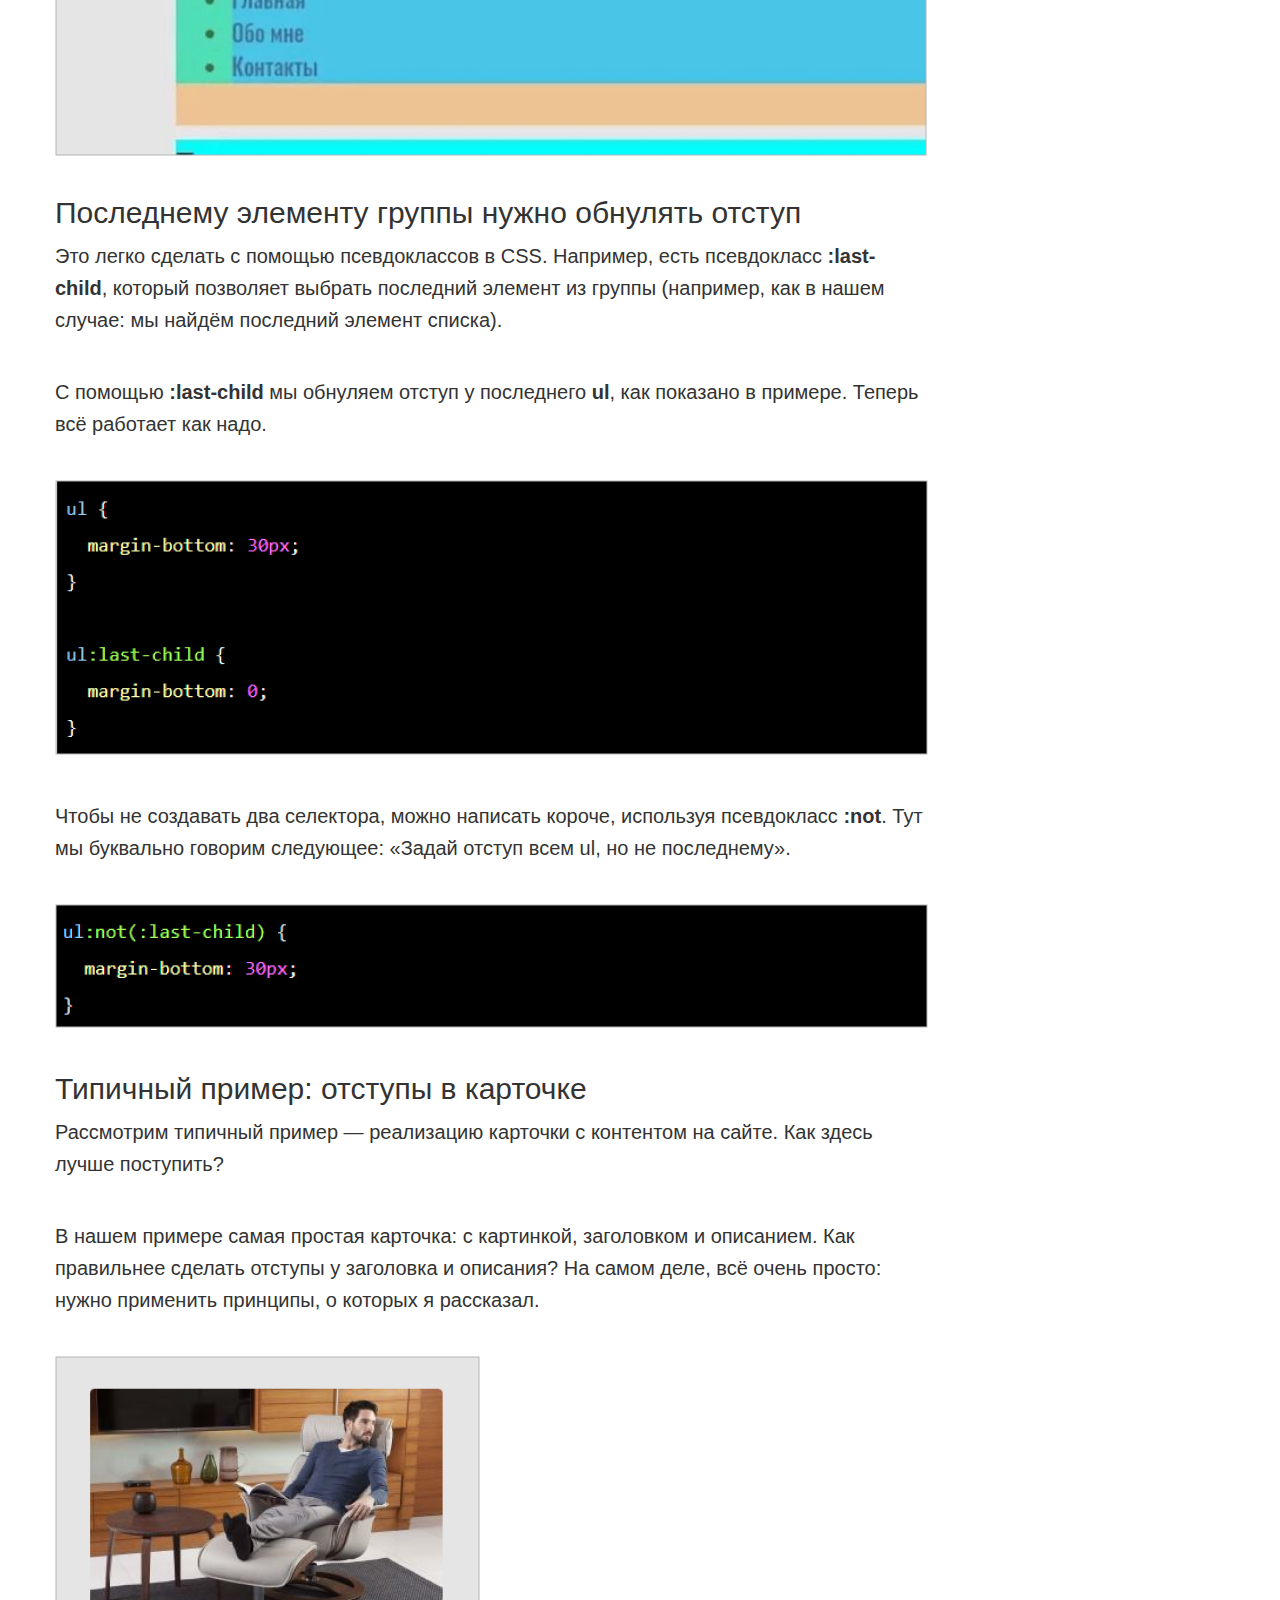
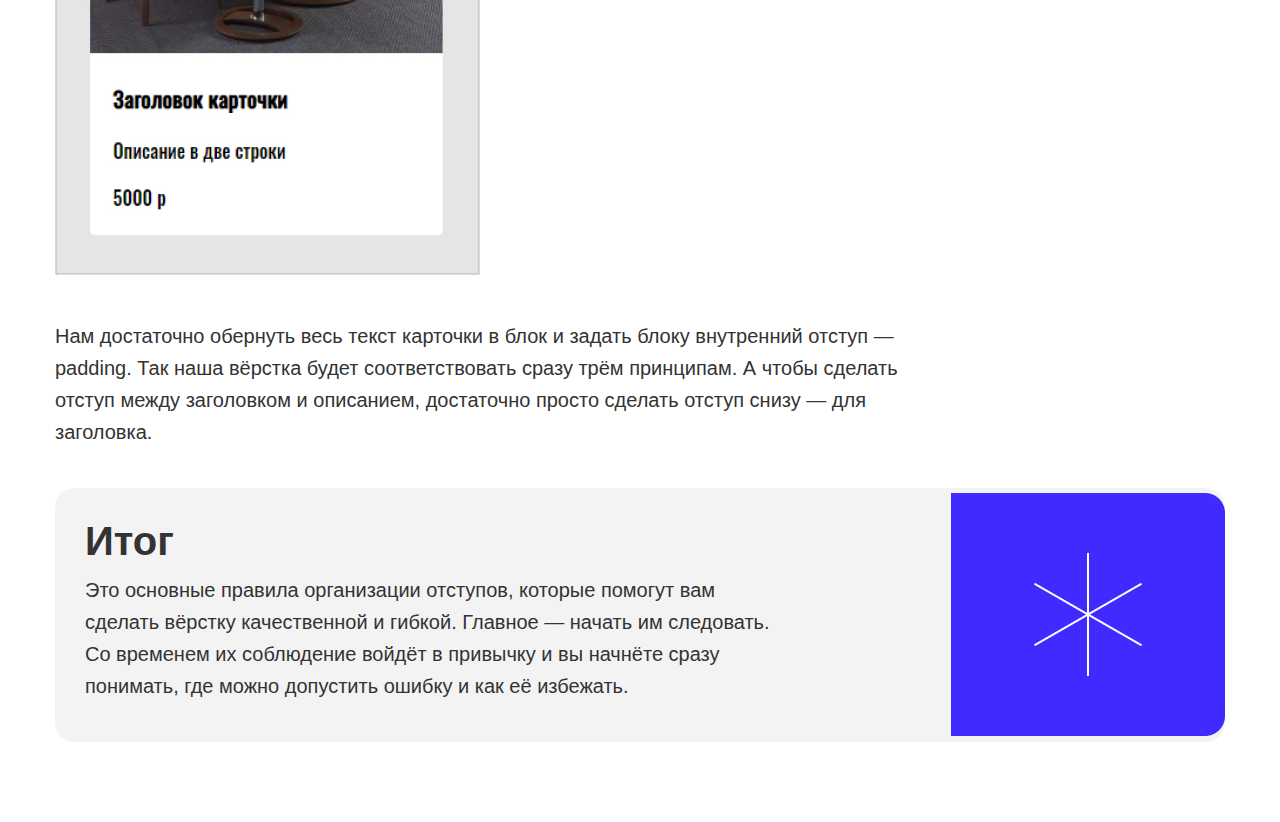
<file: 4_17/article.html>
<!DOCTYPE html>
<html lang="RU">

<head>
  <meta charset="UTF-8">
  <link rel="stylesheet" href="css/normalize.css">
  <link rel="stylesheet" href="css/style.css">
  <title>Main</title>
</head>

<body>
  <div class="container">
    <h1 class="main-title"><b>Правила организации отступов:</b> как сделать вёрстку гибкой и не допустить ошибок</h1>
    <p class="paragraph">
      Вёрстка должна быть <b>максимально гибкой</b>. Даже если заказчик или работодатель говорит, что сайт статичный и
      не будет меняться, всё равно стоит делать так, будто завтра добавят несколько блоков текста, несколько элементов
      или что-то ещё.
    </p>
    <p class="paragraph">
      Нужно точно знать, как поведут себя блоки при вёрстке, что произойдёт при изменениях. И здесь помогают правила
      организации отступов. Они позволяют легко менять, улучшать и масштабировать вёрстку и уберегут вас от типичных
      ошибок.
    </p>
    <div class="gray-bg decorate-1">
      <h2 class="sub-title">Содержание</h2>
      <p class="paragraph">
        Первая из частей - HTML. Это начальная стадия соблюдения кодстайла, ведь любой сайт вы начинаете писать именно с
        этого языка. Давайте посмотрим на основные правила:
      </p>
      <ul class="menu">
        <li class="menu-el"><a class="menu-el-link" href="#0">Основные принципы работы с отступами</a></li>
        <li class="menu-el"><a class="menu-el-link" href="#1">Первый принцип: отступы от предыдущего к следующему</a></li>
        <li class="menu-el"><a class="menu-el-link" href="#2">Второй принцип: отступы задаются только между соседями</a></li>
        <li class="menu-el"><a class="menu-el-link" href="#3">Третий принцип: у последнего элемента группы обнуляем отступ</a></li>
      </ul>
    </div>
    <section id="0">
      <h3 class="sub-sub-title">Основные принципы работы с отступами</h3>
      <p class="paragraph">У любого сайта или документа есть так называемый поток — порядок вывода объектов в документе. В вёрстке этот
        поток идёт сверху вниз, слева направо. Именно поэтому, если какой-то элемент на макете находится справа, он должен
        в HTML-коде идти последним из своей группы.</p>
      <p class="paragraph blue-bg">Исходя из этого, можно сразу сформулировать первый принцип.</p>
    </section>
    <section id="1">
      <h3 class="sub-sub-title">Отступы задаются от предыдущего элемента к следующему</h3>
      <p class="paragraph">
        Это значит, что в вёрстке нужно стараться использовать CSS-свойства <strong>margin-right</strong> и
        <strong>margin-bottom</strong>, то есть отступ справа и отступ снизу. Проще говоря - избегаем отступов слева и
        сверху полностью.
      </p>
      <figure class="figure">
        <img class="cotent-img" src="img/1.jpg" alt="1">
        <figcaption class="figcaption">На скриншоте видно, как правильно задавать отступы, — только справа и снизу (показано оранжевым)</figcaption>
      </figure>
      <p class="paragraph">
        Внешние отступы сверху и слева <strong>(margin-top и margin-left)</strong> заменяются на аналогичные внутренние
        отступы <strong>(padding)</strong> у родителя элементов.
      </p>
      <img class="cotent-img" src="img/2.jpg" alt="2">
      <p class="paragraph">
        Получается, что блок не может сдвигаться благодаря своим отступам, — он делает это только за счёт соседних
        элементов (и сам двигает соседние).
      </p>
    </section>
    <section id="2">
      <h3 class="sub-sub-title">Отступы задаются только между соседними элементами в потоке</h3>
      <p class="paragraph">
        Если у блока нет соседа с левой стороны — задавать ему отступ слева нельзя. То же самое касается любой из сторон.
      </p>
      <img class="cotent-img" src="img/3.jpg" alt="3">
      <p class="paragraph">
        У обоих задан отступ снизу. Для первого списка это применимо, потому что есть сосед снизу — второй список. А для
        второго, не имеющего такого соседа, — отступа нет.
      </p>
      <figure class="figure">
        <img class="cotent-img" src="img/4.jpg" alt="4">
        <caption>На скриншоте — выпадение отступов. Отступ есть, но он не увеличивает размер «родителя» с голубым фоном,
          образуя лишний отступ — типичную ошибку вёрстки.</caption>
      </figure>
    </section>
    <section id="3">
      <h3 class="sub-sub-title">Последнему элементу группы нужно обнулять отступ</h3>
      <p class="paragraph">
        Это легко сделать с помощью псевдоклассов в CSS. Например, есть псевдокласс <b>:last-child</b>, который позволяет
        выбрать последний элемент из группы (например, как в нашем случае: мы найдём последний элемент списка).
      </p>
      <p class="paragraph">
        С помощью <b>:last-child</b> мы обнуляем отступ у последнего <b>ul</b>, как показано в примере. Теперь всё
        работает как надо.
      </p>
      <img class="cotent-img" src="img/5.jpg" alt="5">
      <p class="paragraph">
        Чтобы не создавать два селектора, можно написать короче, используя псевдокласс <b>:not</b>. Тут мы буквально
        говорим следующее: «Задай отступ всем ul, но не последнему».
      </p>
      <img class="cotent-img" src="img/6.jpg" alt="6">

      <h3 class="sub-sub-title">Типичный пример: отступы в карточке</h3>
      <p class="paragraph">
        Рассмотрим типичный пример — реализацию карточки с контентом на сайте. Как здесь лучше поступить?
      </p>
      <p class="paragraph">
        В нашем примере самая простая карточка: с картинкой, заголовком и описанием. Как правильнее сделать отступы у
        заголовка и описания? На самом деле, всё очень просто: нужно применить принципы, о которых я рассказал.
      </p>
      <img class="cotent-img" src="img/7.jpg" alt="7">
      <p class="paragraph">
        Нам достаточно обернуть весь текст карточки в блок и задать блоку внутренний отступ — padding. Так наша вёрстка
        будет соответствовать сразу трём принципам. А чтобы сделать отступ между заголовком и описанием, достаточно просто
        сделать отступ снизу — для заголовка.
      </p>
    </section>
    <div class="gray-bg decorate-2">
      <h2 class="sub-title">Итог</h2>
      <p class="paragraph">
        Это основные правила организации отступов, которые помогут вам сделать вёрстку качественной и гибкой. Главное —
        начать им следовать. Со временем их соблюдение войдёт в привычку и вы начнёте сразу понимать, где можно допустить
        ошибку и как её избежать.
      </p>
    </div>
  </div>
</body>

</html>
</file>
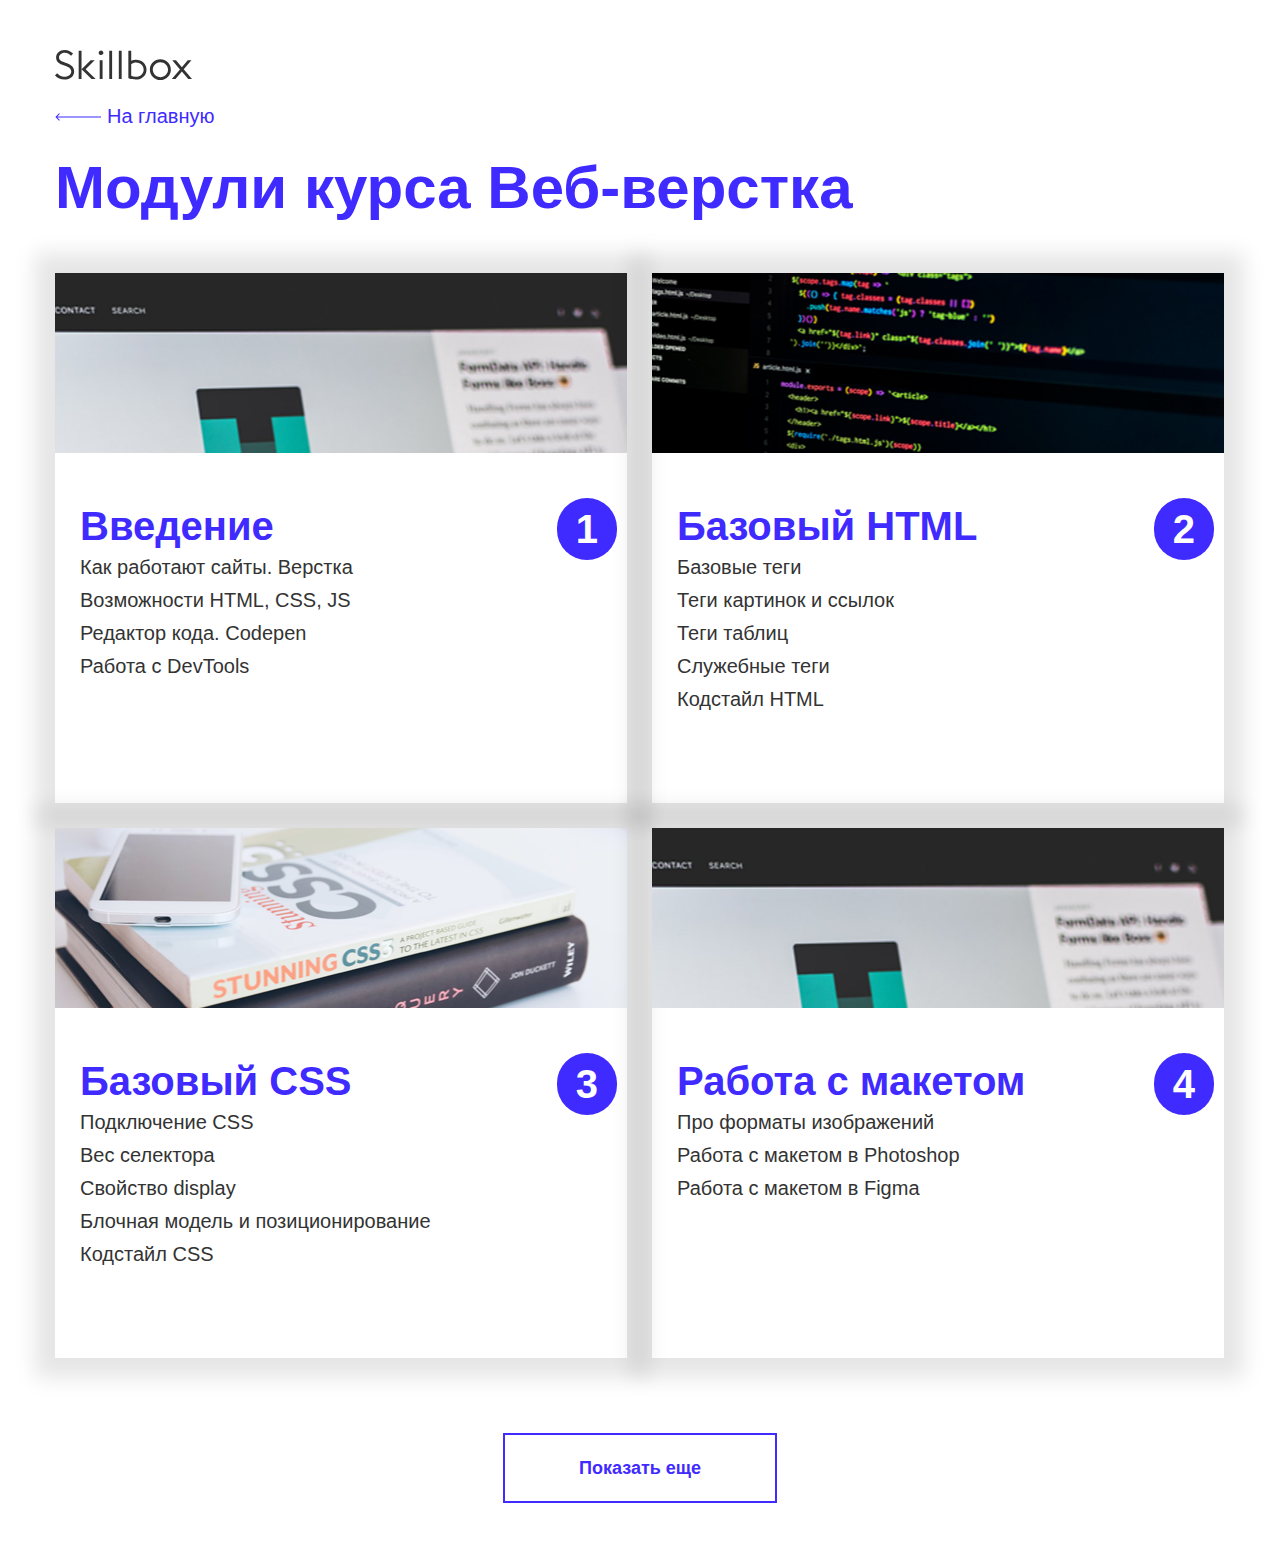
<file: 5_12/modules.html>
<!DOCTYPE html>
<html lang="RU">

<head>
  <meta charset="UTF-8">
  <link rel="stylesheet" href="css/normalize.css">
  <link rel="stylesheet" href="css/style.css">
  <title>Main</title>
</head>

<body>
  <div class="container_mod">
    <img class="logo" src="img/logo.svg" alt="Logo">
    <a class="bread" href="index.html">На главную</a>
    <h1 class="m1-title">Модули курса Веб-верстка</h1>
    <ul class="cards">
      <li class="card bg-1">
        <div class="card-text">
          <h2 class="card-title">Введение</h2>
          <span class="number">&nbsp1&nbsp</span>
          <ul class="card-links">
            <li>Как работают сайты. Верстка</li>
            <li>Возможности HTML, CSS, JS</li>
            <li>Редактор кода. Codepen</li>
            <li>Работа с DevTools</li>
          </ul>
        </div>
      </li>
      <li class="card bg-2">
        <div class="card-text">
          <h2 class="card-title">Базовый HTML</h2>
          <span class="number">&nbsp2&nbsp</span>
          <ul class="card-links">
            <li>Базовые теги</li>
            <li>Теги картинок и ссылок</li>
            <li>Теги таблиц</li>
            <li>Служебные теги</li>
            <li>Кодстайл HTML</li>
          </ul>
        </div>
      </li>
      <li class="card bg-3">
        <div class="card-text">
          <h2 class="card-title">Базовый CSS</h2>
          <span class="number">&nbsp3&nbsp</span>
          <ul class="card-links">
            <li>Подключение CSS</li>
            <li>Вес селектора</li>
            <li>Свойство display</li>
            <li>Блочная модель и позиционирование</li>
            <li>Кодстайл CSS</li>
          </ul>
        </div>
      </li>
      <li class="card bg-4">
        <div class="card-text">
          <h2 class="card-title">Работа с макетом</h2>
          <span class="number">&nbsp4&nbsp</span>
          <ul class="card-links">
            <li>Про форматы изображений</li>
            <li>Работа с макетом в Photoshop</li>
            <li>Работа с макетом в Figma</li>
          </ul>
        </div>
      </li>
    </ul>
    <button class="more">Показать еще</button>
  </div>
</body>

</html>
</file>
<file: 2_19/style.css>
.logo-overlay {
	background-color: #000;
	width: 223px;
  display: block;
}

.download {
	display: block;
}


img{
	display: block;
}
</file>
<file: 3_13/css/style.css>
html {
	box-sizing: border-box;
}

*,
*::before,
*::after {
	box-sizing: inherit;
}

* {
  margin: 0;
}

a {
	color: inherit;
	text-decoration: none;
}

img {
	max-width: 100%;
}

body {
	font-family: 'font', sans-serif;
}



.main-content {
  display: flex;
  flex-direction: column;
  align-items: center;
  justify-content: center;
  min-height: 100vh;
  color: #fff;
  background-color: #070217;
}



.logo-overlay {
	width: 223px;
  display: block;
	margin-bottom: 50px;
}

.content {
	margin-bottom: 50px;
}

.link {
	display: inline-block;
	box-sizing: border-box;
	padding: 24px 49px;
	margin: 0 25px 0 0;
}

.link:last-child {
	margin: 0;
}

.container {
	margin: 0 auto;
	padding: 80px 0;
	width: 1170px;
}

.main-title {
  margin: 0 0 40px;
}

.container .paragraph{
  width: 872px;
  margin: 0 0 40px;
}

.gray-bg{
  border-radius: 20px;
  padding: 30px;
  background-color: #f3f3f3;
  margin-bottom: 40px;
}

.gray-bg:last-child{
  margin-bottom: 0;
}

.gray-bg .paragraph{
  width: 692px;
  margin-bottom: 10px;
}

.sub-title {
  margin-bottom: 10px;
}

.menu{
  padding-left: 15px;
}

.menu-el {
  margin-bottom: 20px;
}

.menu-el:last-child {
  margin-bottom: 0;
}

.cotent-img {
  margin-bottom: 40px;
}

.figure .cotent-img {
  margin-bottom: 0;
}

.figure {
  display: inline-block;
  margin-bottom: 40px;
  width: 872px;
}
</file>
<file: 4_17/css/style.css>
html {
	box-sizing: border-box;
}

*,
*::before,
*::after {
	box-sizing: inherit;
}

* {
  margin: 0;
}

a {
	color: inherit;
	text-decoration: none;
}

img {
	max-width: 100%;
}

body {
	font-family: Arial, Verdana, sans-serif;
}



.main-content {
  display: flex;
  flex-direction: column;
  align-items: center;
  justify-content: center;
  min-height: 100vh;
  color: #fff;
  background-color: #070217;
}



.logo-overlay {
	width: 223px;
  display: block;
	margin-bottom: 50px;
}

.content {
	margin-bottom: 50px;
}

.link {
	display: inline-block;
	box-sizing: border-box;
	padding: 24px 49px;
	margin: 0 25px 0 0;
  font-weight: 700;
  font-size: 18px;
  background-color: #3f2aff;
}

.link:last-child {
	margin: 0;
}

.download {
  font-weight: 700;
  font-size: 18px;
  color: #3f2aff;
  background-image: url("../img/download.png");
  background-position: left center;
  background-size: 22px 22px;
  background-repeat: no-repeat;
  padding-left: 24px;
}

.container {
	margin: 0 auto;
	padding: 80px 0;
	width: 1170px;
}

.main-title {
  margin: 0 0 40px;
  font-weight: 400;
  font-size: 60px;
  line-height: 60px;
  color: #333;
}

.container .paragraph {
  width: 872px;
  margin: 0 0 40px;
  font-weight: 400;
  font-size: 20px;
  line-height: 32px;
  color: #333;
}

.container .blue-bg {
  width: 100%;
  padding: 50px 95px;
  border-radius: 20px;
  font-weight: 700;
  font-size: 30px;
  color: #fff;
  background-color: #3f2aff;
}

.gray-bg {
  border-radius: 20px;
  padding: 30px;
  background-color: #f3f3f3;
  margin-bottom: 40px;
  background-position: right center;
  background-repeat: no-repeat;
  padding-right: 274px;
}

.decorate-1 {
  background-image: url("../img/decorate-1.png");
}

.decorate-2 {
  background-image: url("../img/decorate-2.png");
}

.gray-bg:last-child {
  margin-bottom: 0;
}

.gray-bg .paragraph{
  width: 692px;
  margin-bottom: 10px;
}

.sub-title {
  margin-bottom: 10px;
  font-size: 40px;
  line-height: 46px;
  color:#333;
}

.sub-sub-title {
  margin-bottom: 10px;
  font-size: 30px;
  font-weight: 400;
  line-height: 34px;
  color:#333;
}

.menu{
  padding-left: 15px;
}

.menu-el {
  margin-bottom: 20px;
}

.menu-el::marker {
  color:#3f2aff;
}

.menu-el:last-child {
  margin-bottom: 0;
}

.menu-el-link {
  border-bottom: 1px solid #3f2aff;
  font-size: 20px;
  color: #3f2aff;
}

.cotent-img {
  margin-bottom: 40px;
}

.figure {
  display: inline-block;
  margin-bottom: 40px;
  width: 872px;
  font-size: 0;
}

.figure .cotent-img {
  margin-bottom: 0;
}

.figcaption {
  border: 1px solid #b6b6b6;
  padding: 19px 0;
  font-weight: 400;
  font-size: 14px;
  text-align: center;
}
</file>
<file: 5_12/css/style.css>
html {
	box-sizing: border-box;
}

*,
*::before,
*::after {
	box-sizing: inherit;
}

* {
  margin: 0;
}

a {
	color: inherit;
	text-decoration: none;
}

img {
	max-width: 100%;
}

body {
	font-family: Arial, Verdana, sans-serif;
}



.main-content {
  display: flex;
  flex-direction: column;
  align-items: center;
  justify-content: center;
  min-height: 100vh;
  color: #fff;
  background-color: #070217;
}



.logo-overlay {
	width: 223px;
  display: block;
	margin-bottom: 50px;
}

.content {
	margin-bottom: 50px;
}

.link {
	display: inline-block;
	box-sizing: border-box;
	padding: 24px 49px;
	margin: 0 25px 0 0;
  font-weight: 700;
  font-size: 18px;
  background-color: #3f2aff;
}

.link:last-child {
	margin: 0;
}

.download {
  font-weight: 700;
  font-size: 18px;
  color: #3f2aff;
  background-image: url("../img/download.png");
  background-position: left center;
  background-size: 22px 22px;
  background-repeat: no-repeat;
  padding-left: 24px;
}

.container {
	margin: 0 auto;
	padding: 80px 0;
	width: 1170px;
}

.main-title {
  margin: 0 0 40px;
  font-weight: 400;
  font-size: 60px;
  line-height: 60px;
  color: #333;
}

.container .paragraph {
  width: 872px;
  margin: 0 0 40px;
  font-weight: 400;
  font-size: 20px;
  line-height: 32px;
  color: #333;
}

.container .blue-bg {
  width: 100%;
  padding: 50px 95px;
  border-radius: 20px;
  font-weight: 700;
  font-size: 30px;
  color: #fff;
  background-color: #3f2aff;
}

.gray-bg {
  border-radius: 20px;
  padding: 30px;
  background-color: #f3f3f3;
  margin-bottom: 40px;
  background-position: right center;
  background-repeat: no-repeat;
  padding-right: 274px;
}

.decorate-1 {
  background-image: url("../img/decorate-1.png");
}

.decorate-2 {
  background-image: url("../img/decorate-2.png");
}

.gray-bg:last-child {
  margin-bottom: 0;
}

.gray-bg .paragraph{
  width: 692px;
  margin-bottom: 10px;
}

.sub-title {
  margin-bottom: 10px;
  font-size: 40px;
  line-height: 46px;
  color:#333;
}

.sub-sub-title {
  margin-bottom: 10px;
  font-size: 30px;
  font-weight: 400;
  line-height: 34px;
  color:#333;
}

.menu{
  padding-left: 15px;
}

.menu-el {
  margin-bottom: 20px;
}

.menu-el::marker {
  color:#3f2aff;
}

.menu-el:last-child {
  margin-bottom: 0;
}

.menu-el-link {
  border-bottom: 1px solid #3f2aff;
  font-size: 20px;
  color: #3f2aff;
}

.cotent-img {
  margin-bottom: 40px;
}

.figure {
  display: inline-block;
  margin-bottom: 40px;
  width: 872px;
  font-size: 0;
}

.figure .cotent-img {
  margin-bottom: 0;
}

.figcaption {
  border: 1px solid #b6b6b6;
  padding: 19px 0;
  font-weight: 400;
  font-size: 14px;
  text-align: center;
}

.container_mod {
  width: 1170px;
  margin: 0 auto;
  padding: 50px 0;
  font-family: 'Roboto', sans-serif;
}

.cards {
  margin-bottom: 50px;
}

.logo {
  display: block;
  margin-bottom: 25px;
}

.bread {
  display: inline-block;
  padding-left: 52px;
  background-image: url("../img/Arrow.svg");
  background-position: center left;
  background-repeat: no-repeat;
  margin-bottom: 25px;
  font-style: normal;
  font-weight: 400;
  font-size: 20px;
  line-height: 23px;
  color: #3F2AFF;
  text-decoration: none;
}

.m1-title {
  margin:  0 0 50px;
  font-style: normal;
  font-weight: 700;
  font-size: 60px;
  line-height: 70px;
  color: #3F2AFF;
}

.cards {
  padding: 0;
  font-size: 0;
  list-style: none;
  vertical-align: middle;
}

.card {
  display: inline-block;
  vertical-align: top;
  margin: 0 25px 25px 0;
  padding-top: 180px;
  background-position: top center;
  background-repeat: no-repeat;
  width: 572px;
  box-shadow: 0px 0px 20px 20px rgba(0, 0, 0, 0.1);
}

.card:nth-child(even) {
  margin-right: 0;
}

.bg-1 {
  background-image: url(../img/01.jpg);
}

.bg-2 {
  background-image: url(../img/02.jpg);
}

.bg-3 {
  background-image: url(../img/03.jpg);
}

.bg-4 {
  background-image: url(../img/01.jpg);
}

.card-text {
  margin-top: 25px;
  min-height: 325px;
  padding: 25px;
  position: relative;
}

.number {
  position: absolute;
  top: 20px;
  right: 10px;
  font-size: 40px;
  border-radius: 30px;
  background-color: #3F2AFF;
  color: #FFF;
  padding: 8px;
  font-weight: bold;
}

.card-title {
  margin-bottom: 1px;
  font-style: normal;
  font-weight: 700;
  font-size: 40px;
  line-height: 47px;
  color: #3F2AFF;
}

.card-links {
  padding-left: 0;
  list-style: none;
  font-style: normal;
  font-weight: 400;
  font-size: 20px;
  line-height: 165%;
  color: #333333;
}

.more {
  display: block;
  margin: auto;
  padding: 21px 70px;
  width: 274px;
  height: 70px;
  border: 2px solid #3F2AFF;
  font-style: normal;
  font-weight: 700;
  font-size: 18px;
  line-height: 21px;
  text-align: center;
  background-color: #fff;
  color: #3F2AFF;
}
</file>
